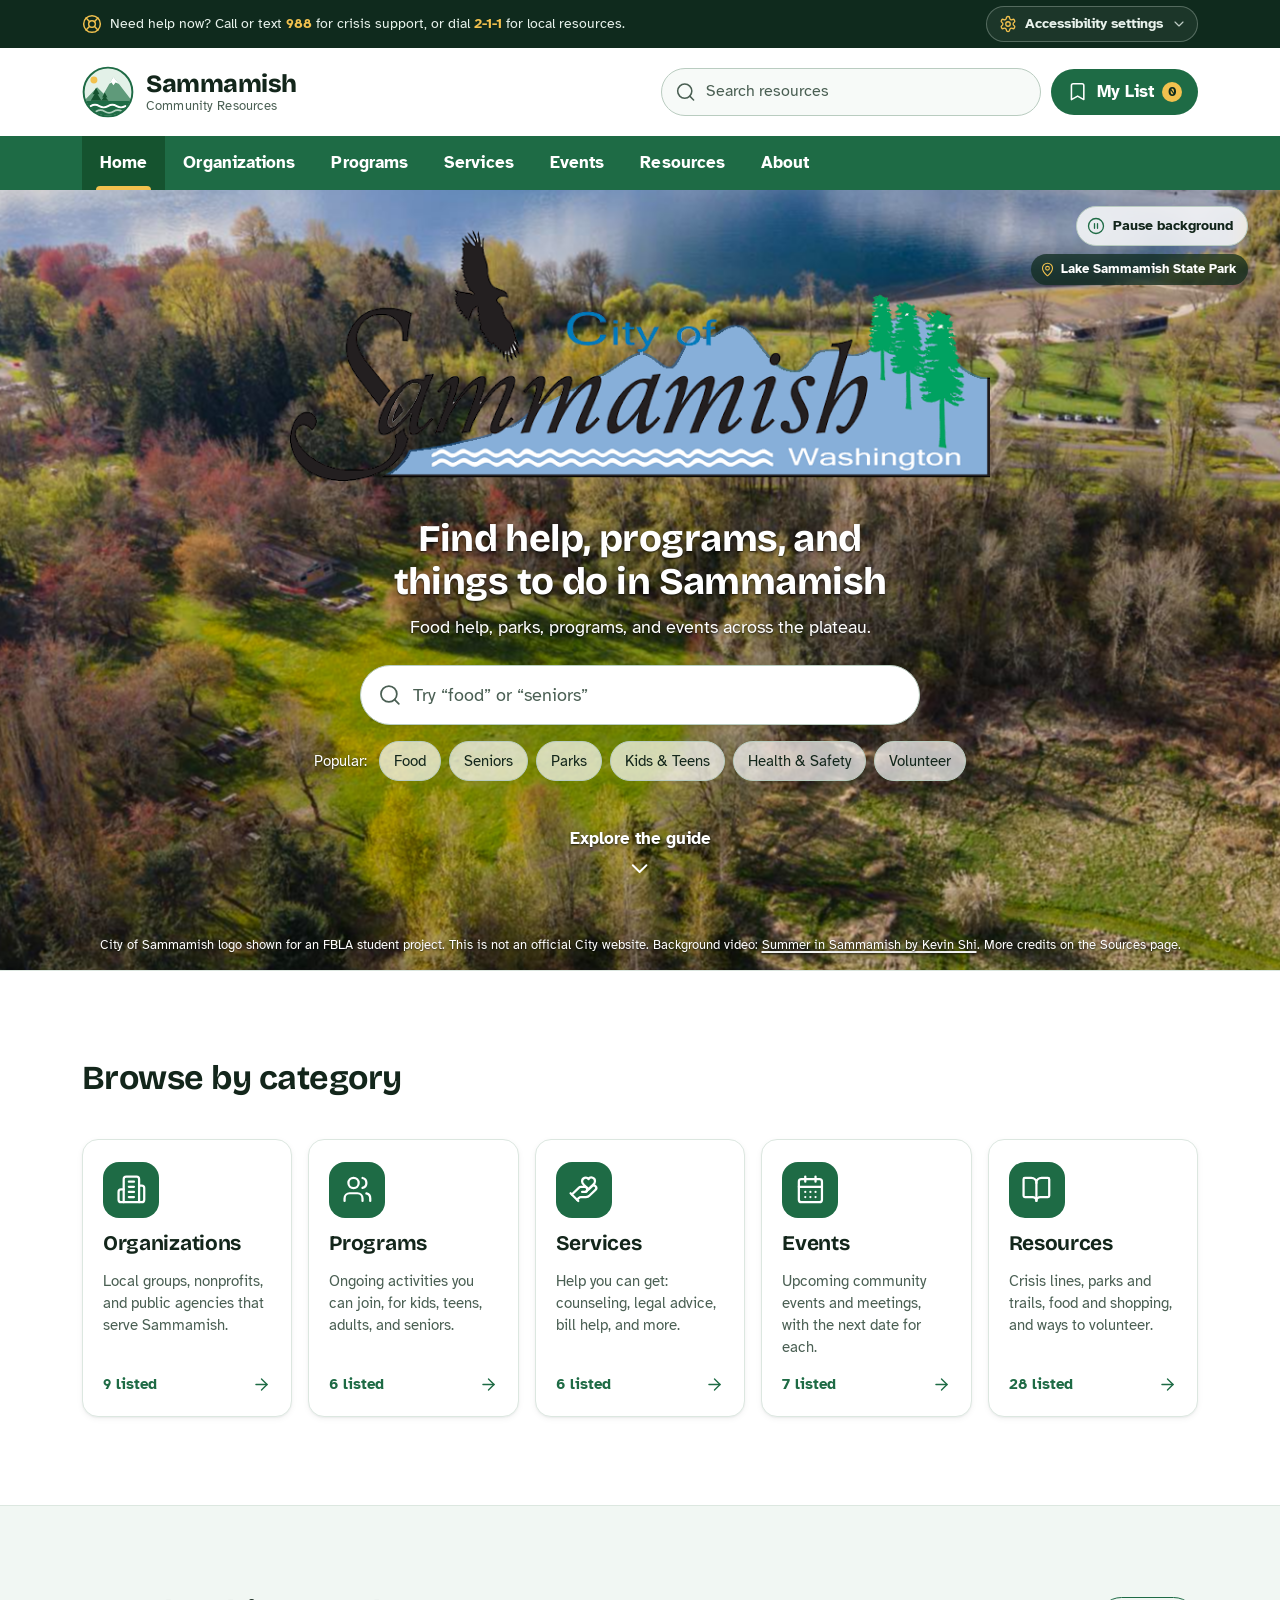
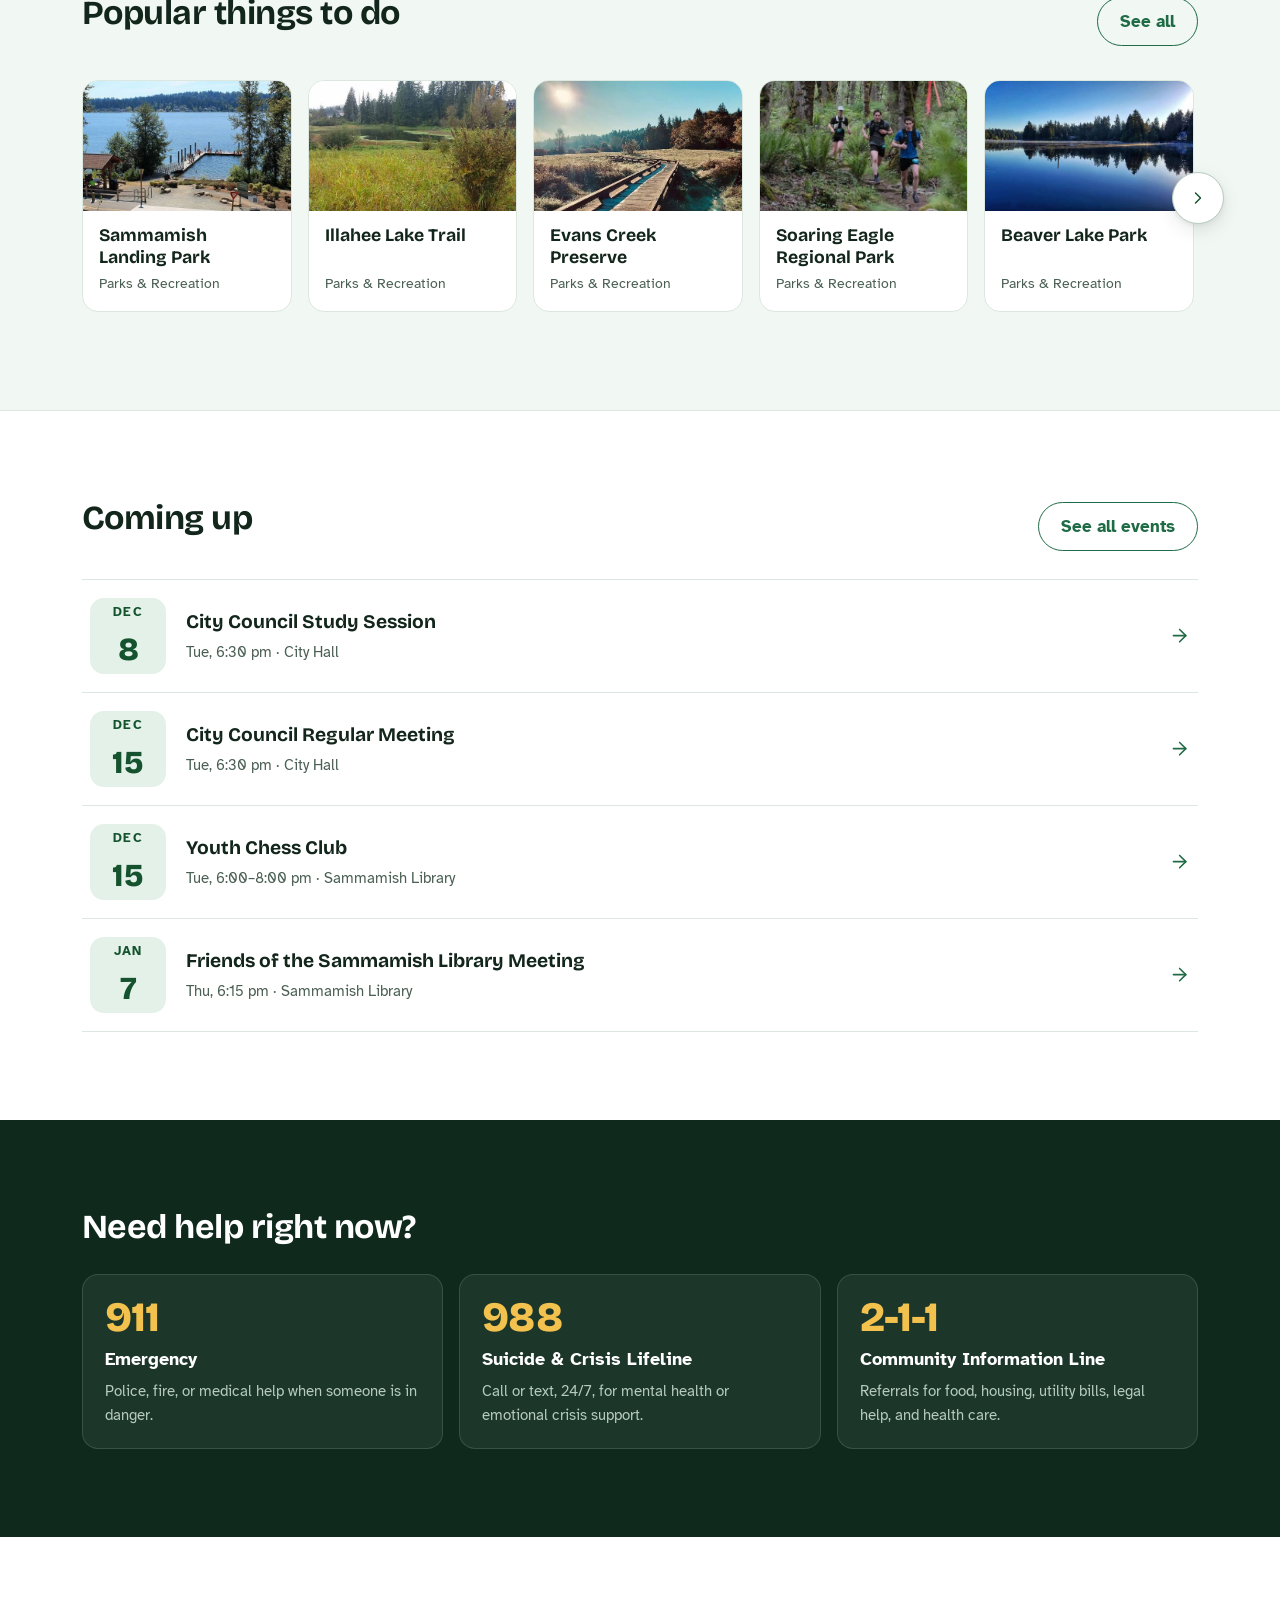
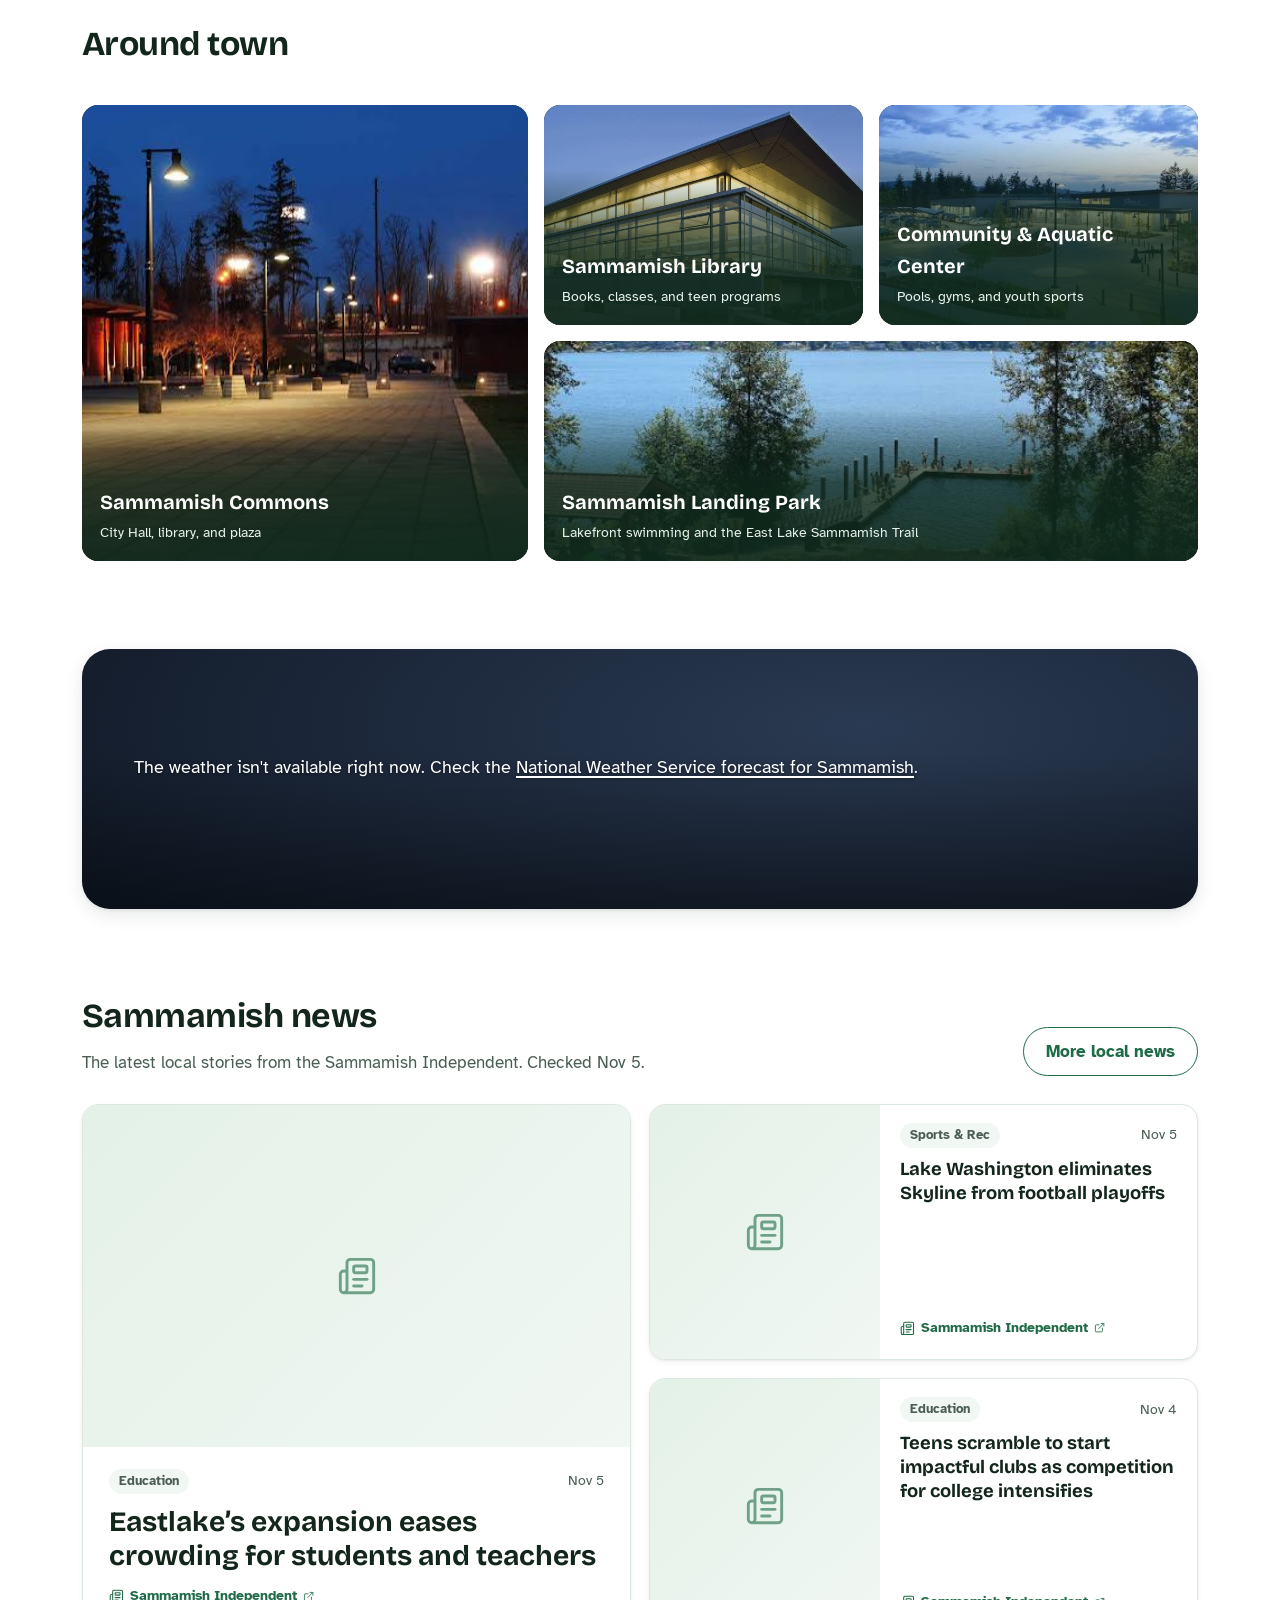
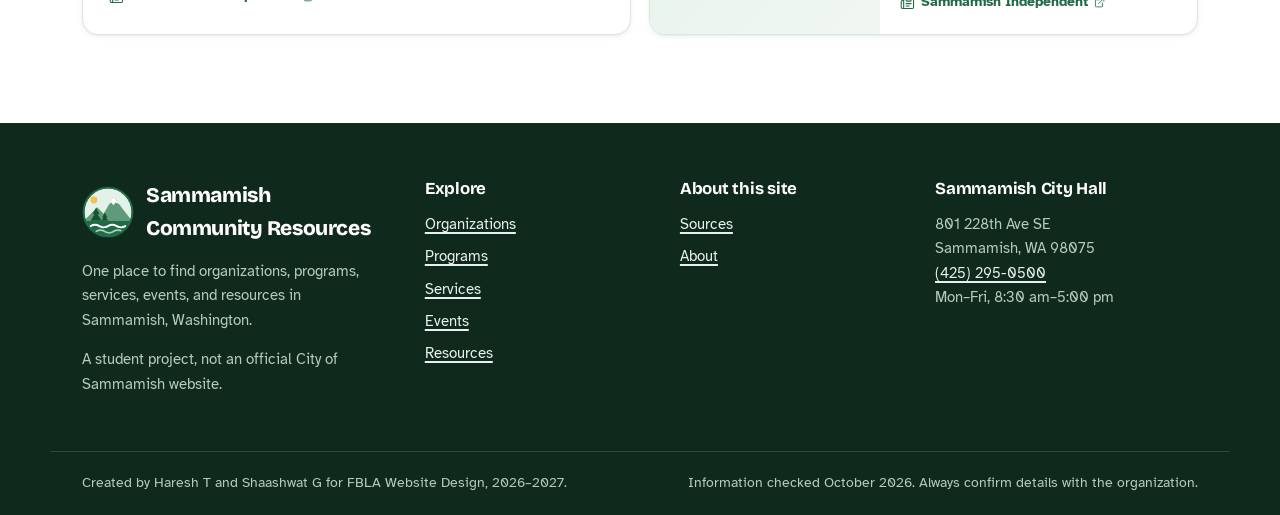
<file: index.html>
<!doctype html>
<html lang="en">
<head>
  <meta charset="utf-8">
  <meta name="viewport" content="width=device-width, initial-scale=1">
  <title>Sammamish Community Resources | Find help, programs, and events</title>
  <meta name="description" content="Find organizations, programs, services, events, and resources in Sammamish, Washington, all in one place.">
  <meta name="theme-color" content="#1e6b45">
  <link rel="icon" href="assets/favicon.svg" type="image/svg+xml">
  <link rel="stylesheet" href="css/styles.css">
</head>
<body data-page="home">
  <div id="site-header"></div>
  <script src="js/icons.js"></script>
  <script src="js/data.js"></script>
  <script src="js/app.js"></script>
  <main id="main" tabindex="-1">
    <section class="banner" aria-labelledby="banner-title">
      <div class="banner-scenes" aria-hidden="true">
        <img class="banner-bg is-active" src="assets/img/lake-sammamish-aerial.jpg" alt="" width="1600" height="1200" data-place="Lake Sammamish State Park" style="--motion: glide-right" fetchpriority="high">
        <img class="banner-bg" src="assets/img/scene-city-hall.jpg" alt="" width="1600" height="1071" data-place="Sammamish Commons and City Hall" style="--motion: push-in" decoding="async">
        <img class="banner-bg" src="assets/img/scene-pine-lake.jpg" alt="" width="1597" height="1600" data-place="Pine Lake" style="--motion: rise" decoding="async">
        <img class="banner-bg is-soft" src="assets/img/metropolitan-market.jpg" alt="" width="547" height="365" data-place="Metropolitan Market" style="--motion: glide-left" decoding="async">
        <img class="banner-bg" src="assets/img/scene-beaver-lake.jpg" alt="" width="1400" height="1050" data-place="Beaver Lake Park" style="--motion: pull-out" decoding="async">
        <img class="banner-bg" src="assets/img/scene-library.jpg" alt="" width="1400" height="1050" data-place="Sammamish Library" style="--motion: glide-right" decoding="async">
        <img class="banner-bg" src="assets/img/scene-seattle-view.jpg" alt="" width="1600" height="1001" data-place="Seattle and the Olympics, seen from Sammamish" style="--motion: push-in" decoding="async">
        <div class="banner-video" id="banner-video"></div>
      </div>
      <div class="wrap banner-inner">
        <img class="banner-logo" src="assets/img/sammamish-logo.png" alt="City of Sammamish, Washington logo" width="734" height="263">
        <h1 id="banner-title">Find help, programs, and things to do in Sammamish</h1>
        <p class="banner-lede">Food help, parks, programs, and events across the plateau.</p>
        <div id="hero-search"></div>
        <div class="popular">
          <span class="popular-label">Popular:</span>
          <button class="chip" type="button" data-popular="food">Food</button>
          <button class="chip" type="button" data-popular="seniors">Seniors</button>
          <button class="chip" type="button" data-popular="parks">Parks</button>
          <button class="chip" type="button" data-popular="teens">Kids &amp; Teens</button>
          <button class="chip" type="button" data-popular="health">Health &amp; Safety</button>
          <button class="chip" type="button" data-popular="volunteer">Volunteer</button>
        </div>
        <a class="scroll-cue" href="#browse"><span>Explore the guide</span><span data-icon="chevron-down"></span></a>
      </div>
      <p class="banner-note">City of Sammamish logo shown for an FBLA student project. This is not an official City website. Background video: <a href="https://www.youtube.com/watch?v=L6VZIEyO724" target="_blank" rel="noopener">Summer in Sammamish by Kevin Shi<span class="visually-hidden"> (opens YouTube in a new tab)</span></a>. More credits on the Sources page.</p>
      <div class="banner-controls">
        <button class="banner-motion" type="button" id="banner-motion"></button>
        <p class="banner-place" aria-hidden="true"><span data-icon="map-pin"></span><span id="banner-place-name">Lake Sammamish State Park</span></p>
      </div>
    </section>

    <section class="section" id="browse" aria-labelledby="browse-title">
      <div class="wrap">
        <div class="section-head">
          <div>
            <h2 id="browse-title">Browse by category</h2>
          </div>
        </div>
        <ul class="quick-links" id="quick-links"></ul>
      </div>
    </section>

    <section class="section todo-section" aria-labelledby="todo-title">
      <div class="wrap">
        <div class="section-head">
          <h2 id="todo-title">Popular things to do</h2>
          <a class="btn btn-ghost" href="resources.html">See all</a>
        </div>
        <div class="carousel" role="region" aria-roledescription="carousel" aria-labelledby="todo-title">
          <button class="carousel-btn prev" type="button" data-dir="-1" aria-label="Show previous things to do" aria-controls="popular-todo"><span data-icon="chevron-left"></span></button>
          <ul class="todo-track" id="popular-todo" tabindex="0" aria-label="Popular things to do, scrollable list"></ul>
          <button class="carousel-btn next" type="button" data-dir="1" aria-label="Show more things to do" aria-controls="popular-todo"><span data-icon="chevron-right"></span></button>
        </div>
      </div>
    </section>

    <section class="section" aria-labelledby="upcoming-title">
      <div class="wrap">
        <div class="section-head">
          <div>
            <h2 id="upcoming-title">Coming up</h2>
          </div>
          <a class="btn btn-ghost" href="events.html">See all events</a>
        </div>
        <ul class="upcoming" id="upcoming"></ul>
      </div>
    </section>

    <section class="section help-band" aria-labelledby="help-title">
      <div class="wrap">
        <h2 id="help-title">Need help right now?</h2>
        <div class="help-grid">
          <a class="help-card" href="tel:911"><span class="help-number">911</span><strong>Emergency</strong><span>Police, fire, or medical help when someone is in danger.</span></a>
          <a class="help-card" href="tel:988"><span class="help-number">988</span><strong>Suicide &amp; Crisis Lifeline</strong><span>Call or text, 24/7, for mental health or emotional crisis support.</span></a>
          <a class="help-card" href="tel:211"><span class="help-number">2-1-1</span><strong>Community Information Line</strong><span>Referrals for food, housing, utility bills, legal help, and health care.</span></a>
        </div>
      </div>
    </section>

    <section class="section" aria-labelledby="places-title">
      <div class="wrap">
        <div class="section-head">
          <div>
            <h2 id="places-title">Around town</h2>
          </div>
        </div>
        <ul class="places">
          <li><a class="place" href="resources.html#sammamish-commons"><img src="assets/img/commons-plaza-night.jpg" alt="Sammamish Commons plaza at night, lit by tall street lamps" loading="lazy" width="738" height="414"><span class="place-label"><strong>Sammamish Commons</strong><span>City Hall, library, and plaza</span></span></a></li>
          <li><a class="place" href="organizations.html#sammamish-library"><img src="assets/img/sammamish-library.jpg" alt="Sammamish Library glowing at dusk" loading="lazy" width="758" height="404"><span class="place-label"><strong>Sammamish Library</strong><span>Books, classes, and teen programs</span></span></a></li>
          <li><a class="place" href="organizations.html#sammamish-ymca"><img src="assets/img/community-center-dusk.jpg" alt="Sammamish Community and Aquatic Center at dusk" loading="lazy" width="738" height="318"><span class="place-label"><strong>Community &amp; Aquatic Center</strong><span>Pools, gyms, and youth sports</span></span></a></li>
          <li class="wide"><a class="place" href="resources.html#sammamish-landing"><img src="assets/img/sammamish-landing.jpg" alt="Swim dock at Sammamish Landing Park" loading="lazy" width="584" height="342"><span class="place-label"><strong>Sammamish Landing Park</strong><span>Lakefront swimming and the East Lake Sammamish Trail</span></span></a></li>
        </ul>
      </div>
    </section>

    <section class="section weather-section" aria-labelledby="weather-title">
      <div class="wrap">
        <h2 class="visually-hidden" id="weather-title">Weather in Sammamish right now</h2>
        <div class="weather" id="weather" data-sky="loading">
          <div class="weather-sky" aria-hidden="true"></div>
          <div class="weather-body" id="weather-body" aria-live="polite">
            <p class="weather-loading">Loading the weather in Sammamish…</p>
          </div>
        </div>
      </div>
    </section>

    <section class="section news-section" aria-labelledby="news-title">
      <div class="wrap">
        <div class="section-head">
          <div>
            <h2 id="news-title">Sammamish news</h2>
            <p id="news-updated">The latest local stories, updated every few hours.</p>
          </div>
          <a class="btn btn-ghost" href="https://sammamishindependent.com/" target="_blank" rel="noopener">More local news<span class="visually-hidden"> at the Sammamish Independent (opens in a new tab)</span></a>
        </div>
        <ul class="news" id="news"></ul>
      </div>
    </section>
  </main>
  <div id="site-footer"></div>
</body>
</html>
</file>
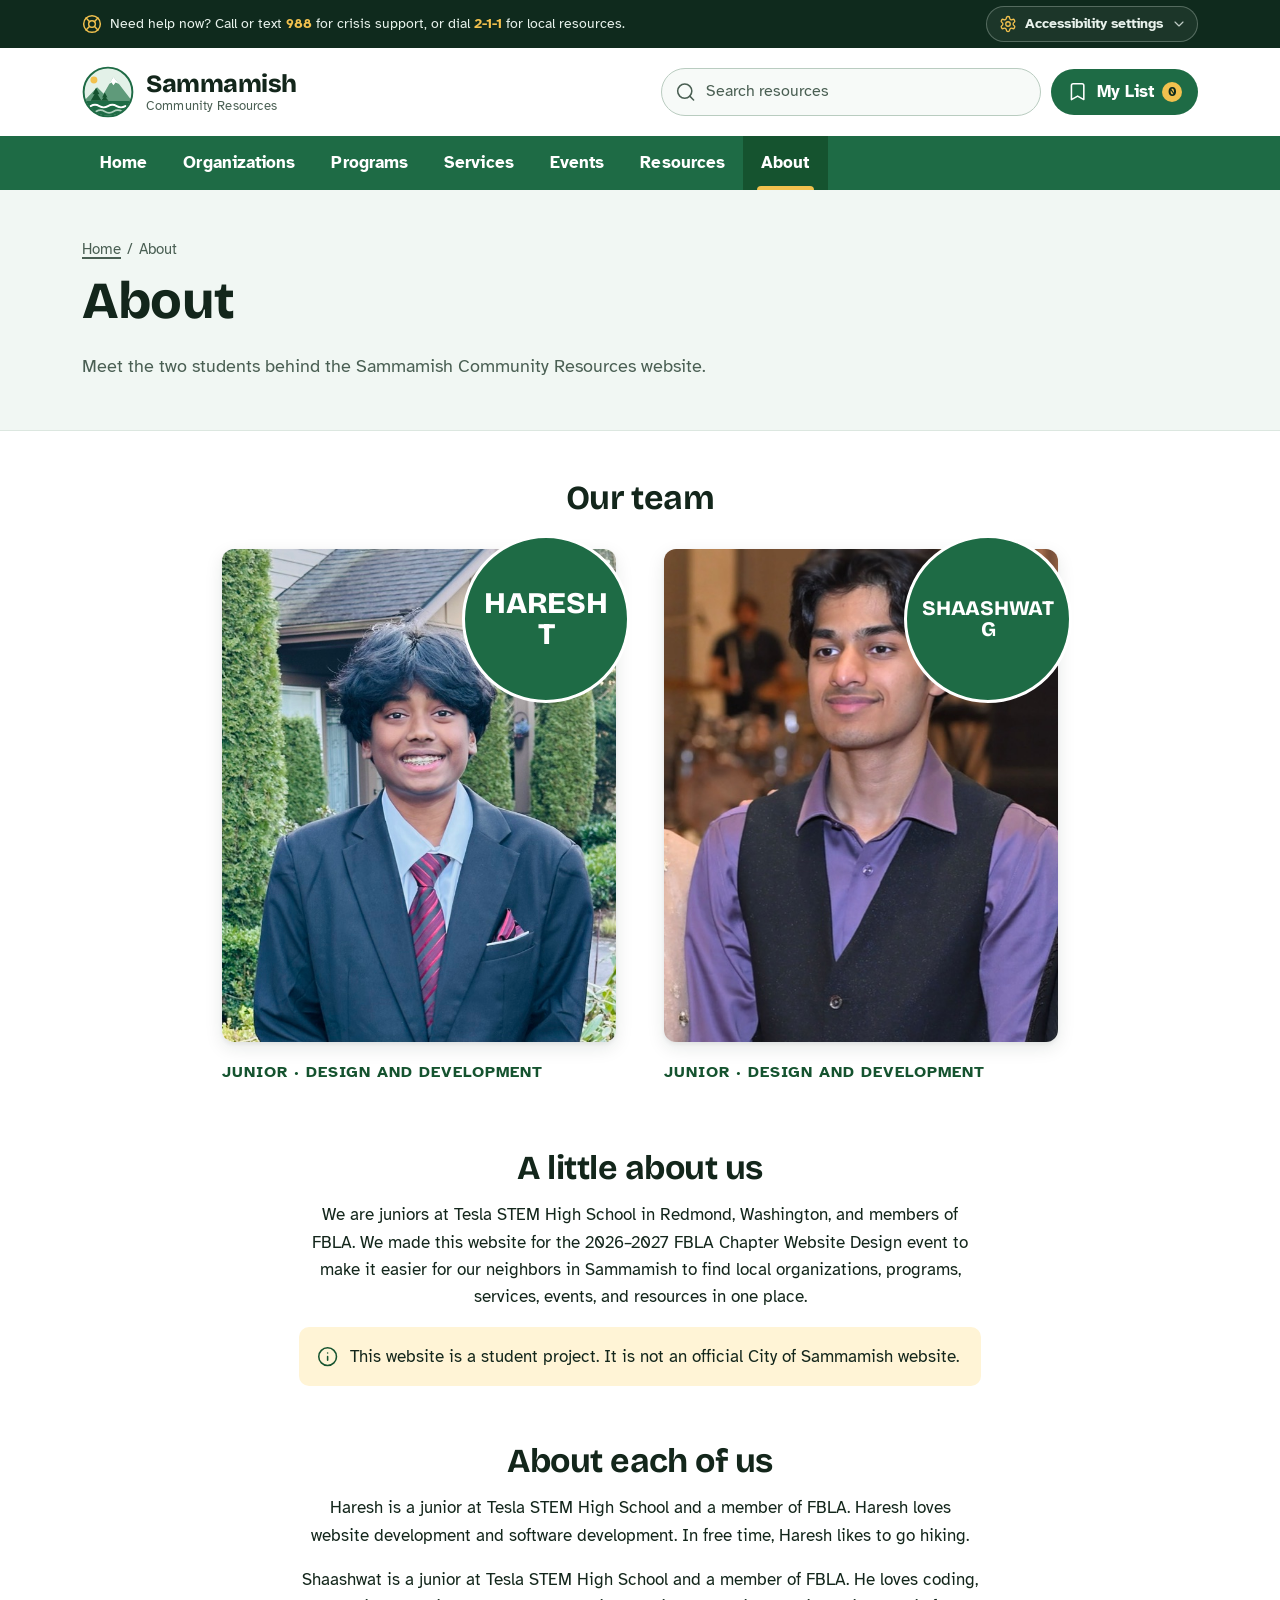
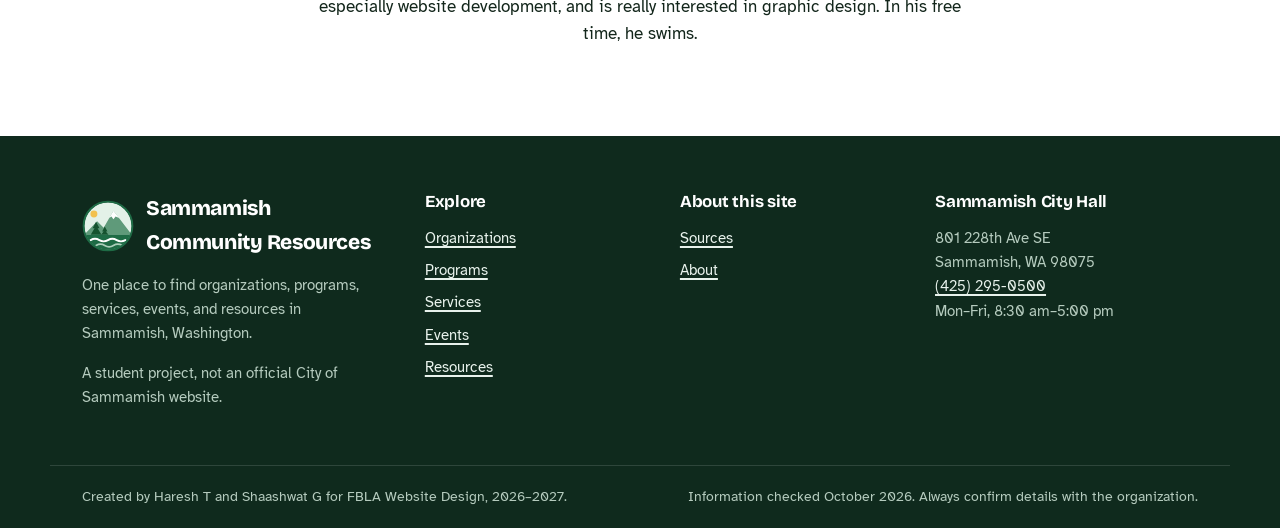
<file: about.html>
<!doctype html>
<html lang="en">
<head>
  <meta charset="utf-8">
  <meta name="viewport" content="width=device-width, initial-scale=1">
  <title>About | Sammamish Community Resources</title>
  <meta name="description" content="Meet the two students behind the Sammamish Community Resources website.">
  <meta name="theme-color" content="#1e6b45">
  <link rel="icon" href="assets/favicon.svg" type="image/svg+xml">
  <link rel="stylesheet" href="css/styles.css">
</head>
<body data-page="about">
  <div id="site-header"></div>
  <script src="js/icons.js"></script>
  <script src="js/data.js"></script>
  <script src="js/app.js"></script>
  <main id="main" tabindex="-1">
    <div class="page-head">
      <div class="wrap">
        <div>
          <nav class="breadcrumb" aria-label="Breadcrumb"><a href="index.html">Home</a><span aria-hidden="true">/</span><span aria-current="page">About</span></nav>
          <h1>About</h1>
          <p class="page-lede">Meet the two students behind the Sammamish Community Resources website.</p>
        </div>
      </div>
    </div>
    <div class="wrap about-wrap">
      <section aria-labelledby="h-team">
        <h2 id="h-team">Our team</h2>
        <ul class="team-cards">
          <li>
            <div class="team-photo">
              <img src="assets/img/haresh.jpg" alt="Haresh T" width="400" height="500" loading="lazy">
              <span class="team-badge"><span style="--fit:18.5">Haresh<br>T</span></span>
            </div>
            <p class="team-role">Junior · Design and development</p>
          </li>
          <li>
            <div class="team-photo">
              <img src="assets/img/shaashwat.jpg" alt="Shaashwat G" width="400" height="500" loading="lazy">
              <span class="team-badge"><span style="--fit:12.8">Shaashwat<br>G</span></span>
            </div>
            <p class="team-role">Junior · Design and development</p>
          </li>
        </ul>
      </section>
      <section aria-labelledby="h-about-us">
        <h2 id="h-about-us">A little about us</h2>
        <p>We are juniors at Tesla STEM High School in Redmond, Washington, and members of FBLA. We made this website for the 2026–2027 FBLA Chapter Website Design event to make it easier for our neighbors in Sammamish to find local organizations, programs, services, events, and resources in one place.</p>
        <p class="note"><span data-icon="info"></span><span>This website is a student project. It is not an official City of Sammamish website.</span></p>
      </section>
      <section aria-labelledby="h-each">
        <h2 id="h-each">About each of us</h2>
        <p>Haresh is a junior at Tesla STEM High School and a member of FBLA. Haresh loves website development and software development. In free time, Haresh likes to go hiking.</p>
        <p>Shaashwat is a junior at Tesla STEM High School and a member of FBLA. He loves coding, especially website development, and is really interested in graphic design. In his free time, he swims.</p>
      </section>
    </div>
  </main>
  <div id="site-footer"></div>
</body>
</html>
</file>
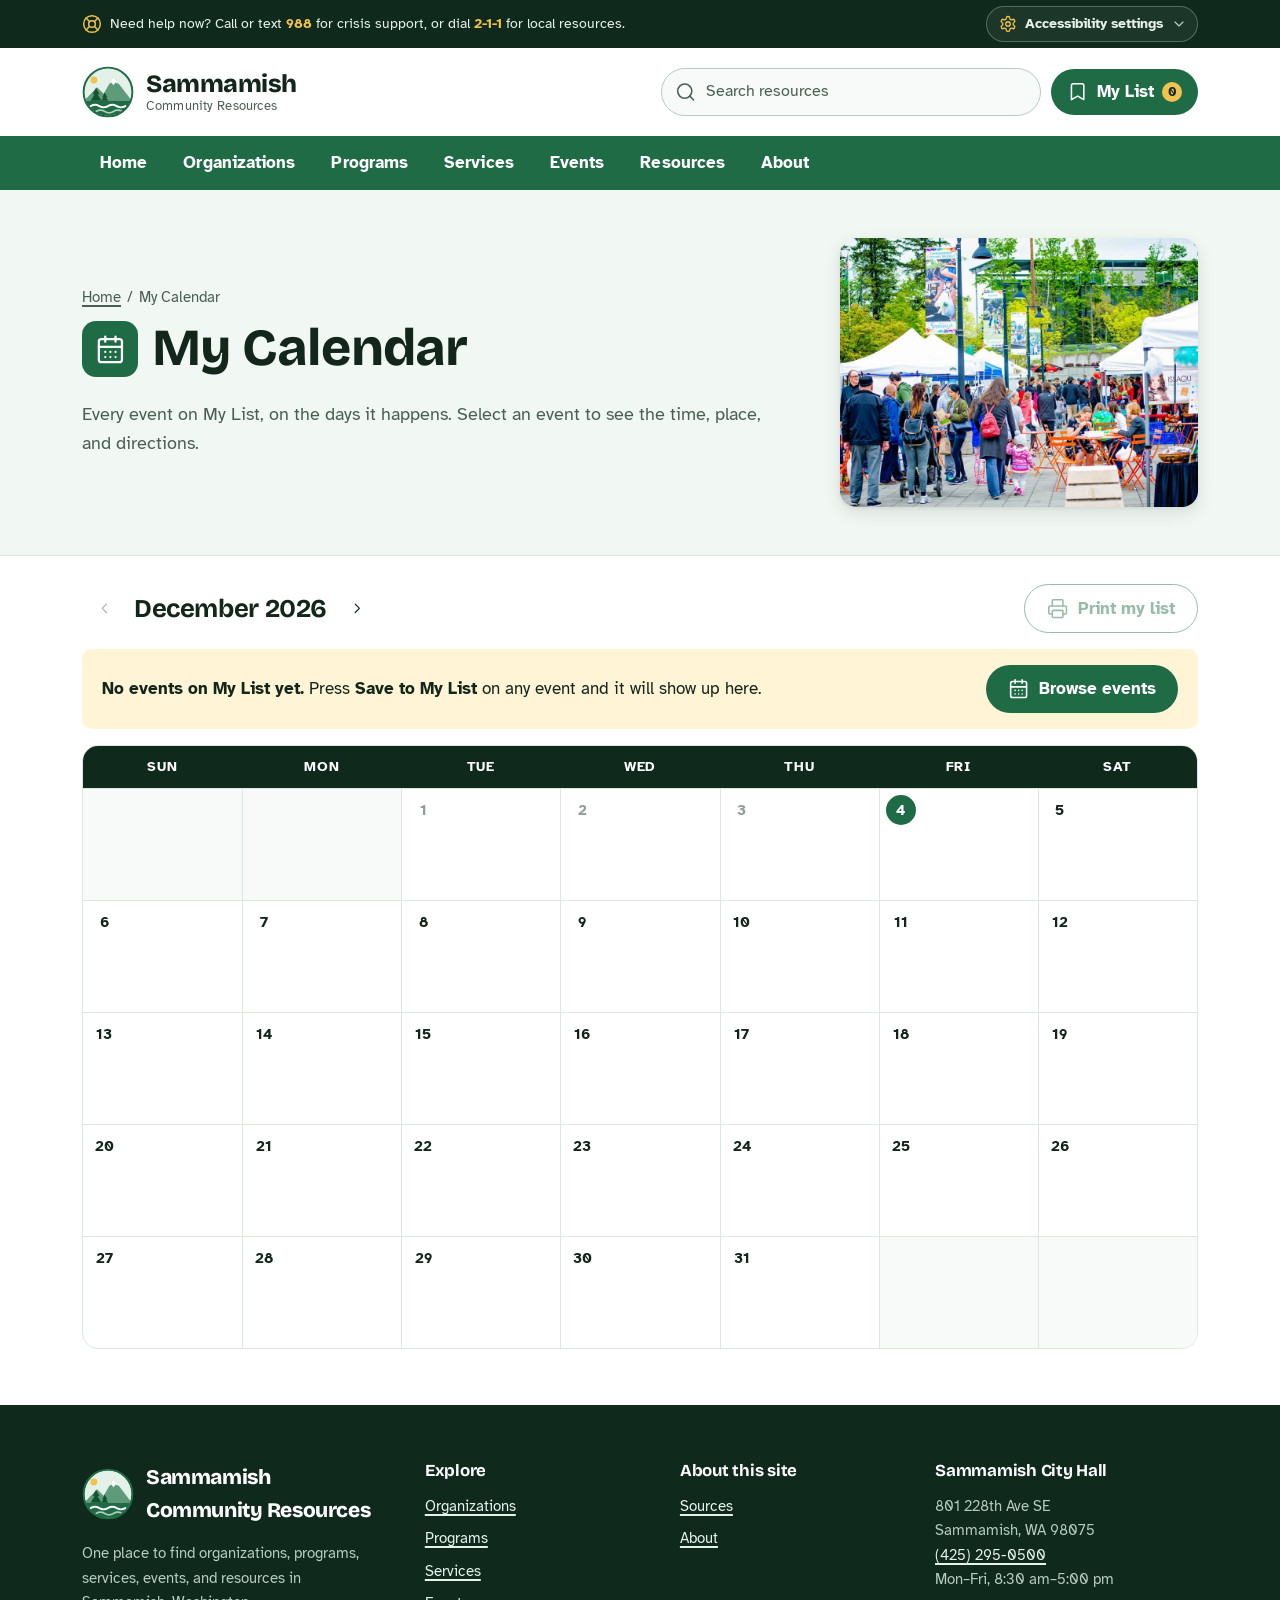
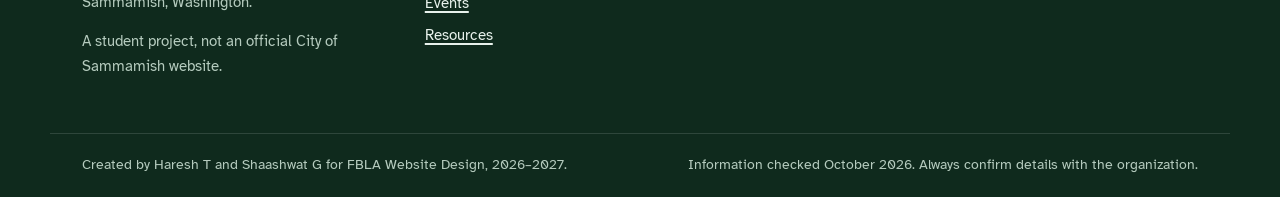
<file: my-calendar.html>
<!doctype html>
<html lang="en">
<head>
  <meta charset="utf-8">
  <meta name="viewport" content="width=device-width, initial-scale=1">
  <title>My Calendar | Sammamish Community Resources</title>
  <meta name="description" content="A calendar of the events you saved to My List, with times, places, and directions.">
  <meta name="theme-color" content="#1e6b45">
  <link rel="icon" href="assets/favicon.svg" type="image/svg+xml">
  <link rel="stylesheet" href="css/styles.css">
</head>
<body data-page="calendar">
  <div id="site-header"></div>
  <script src="js/icons.js"></script>
  <script src="js/data.js"></script>
  <script src="js/app.js"></script>
  <main id="main" tabindex="-1">
    <div class="page-head">
      <div class="wrap">
        <div>
          <nav class="breadcrumb" aria-label="Breadcrumb"><a href="index.html">Home</a><span aria-hidden="true">/</span><span aria-current="page">My Calendar</span></nav>
          <h1><span class="icon-badge" data-icon="calendar-days"></span>My Calendar</h1>
          <p class="page-lede">Every event on My List, on the days it happens. Select an event to see the time, place, and directions.</p>
        </div>
        <img class="page-head-photo" src="assets/img/farmers-market.jpg" alt="Crowds walking between white vendor tents at the Sammamish Farmers Market" width="360" height="270">
      </div>
    </div>
    <div class="wrap" id="calendar"></div>
  </main>
  <div id="site-footer"></div>
</body>
</html>
</file>
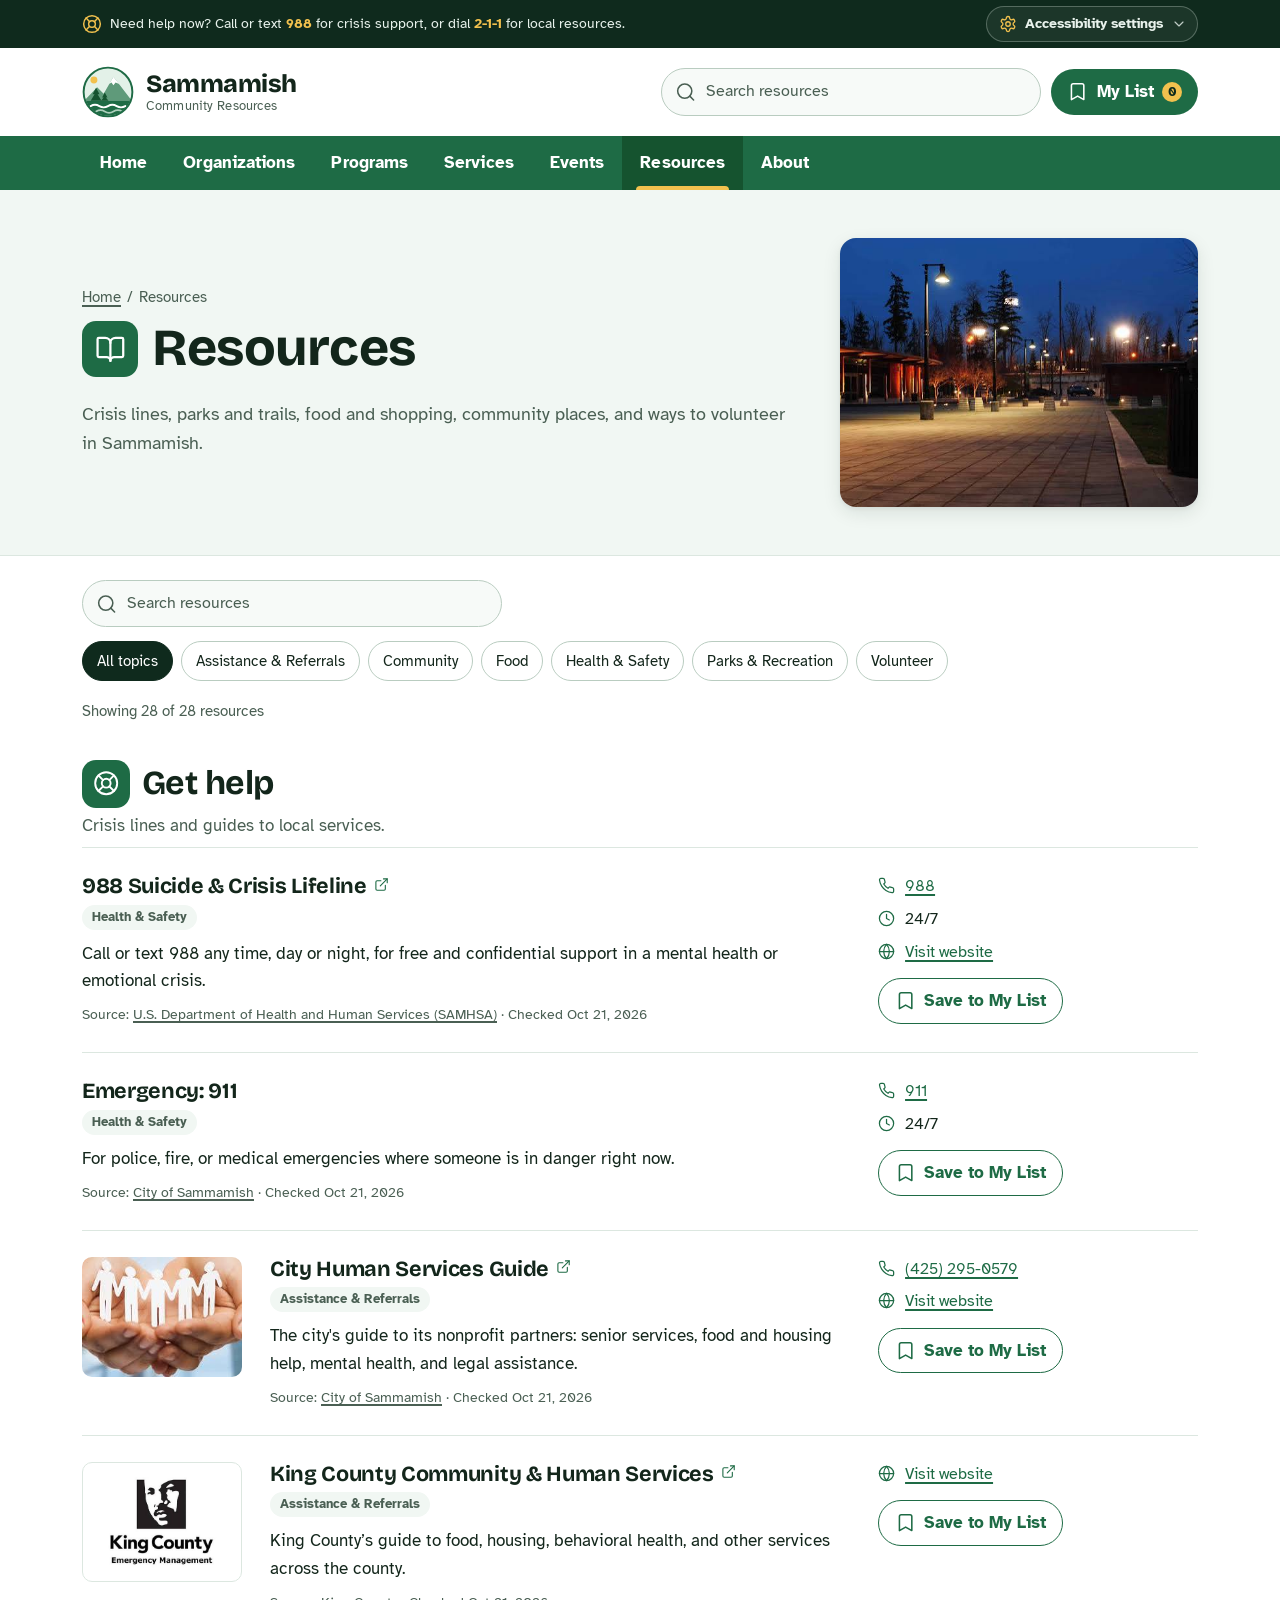
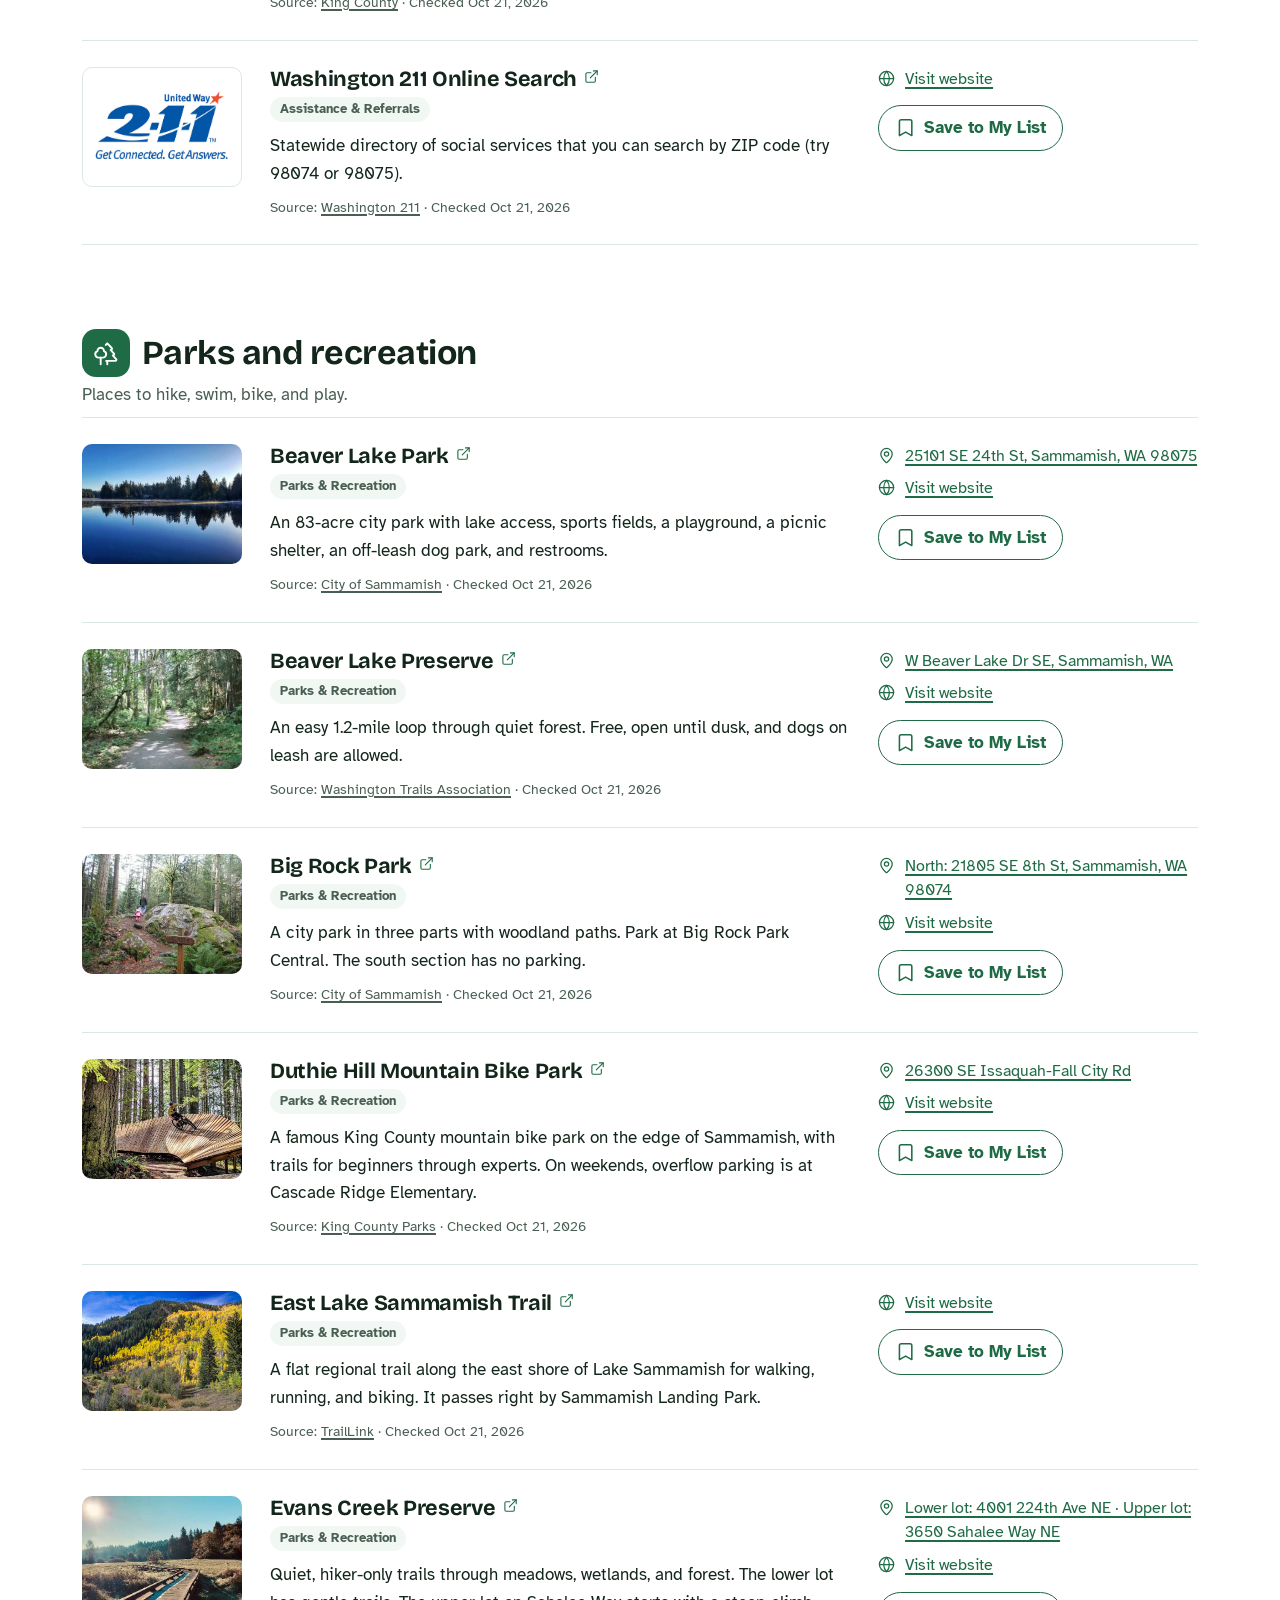
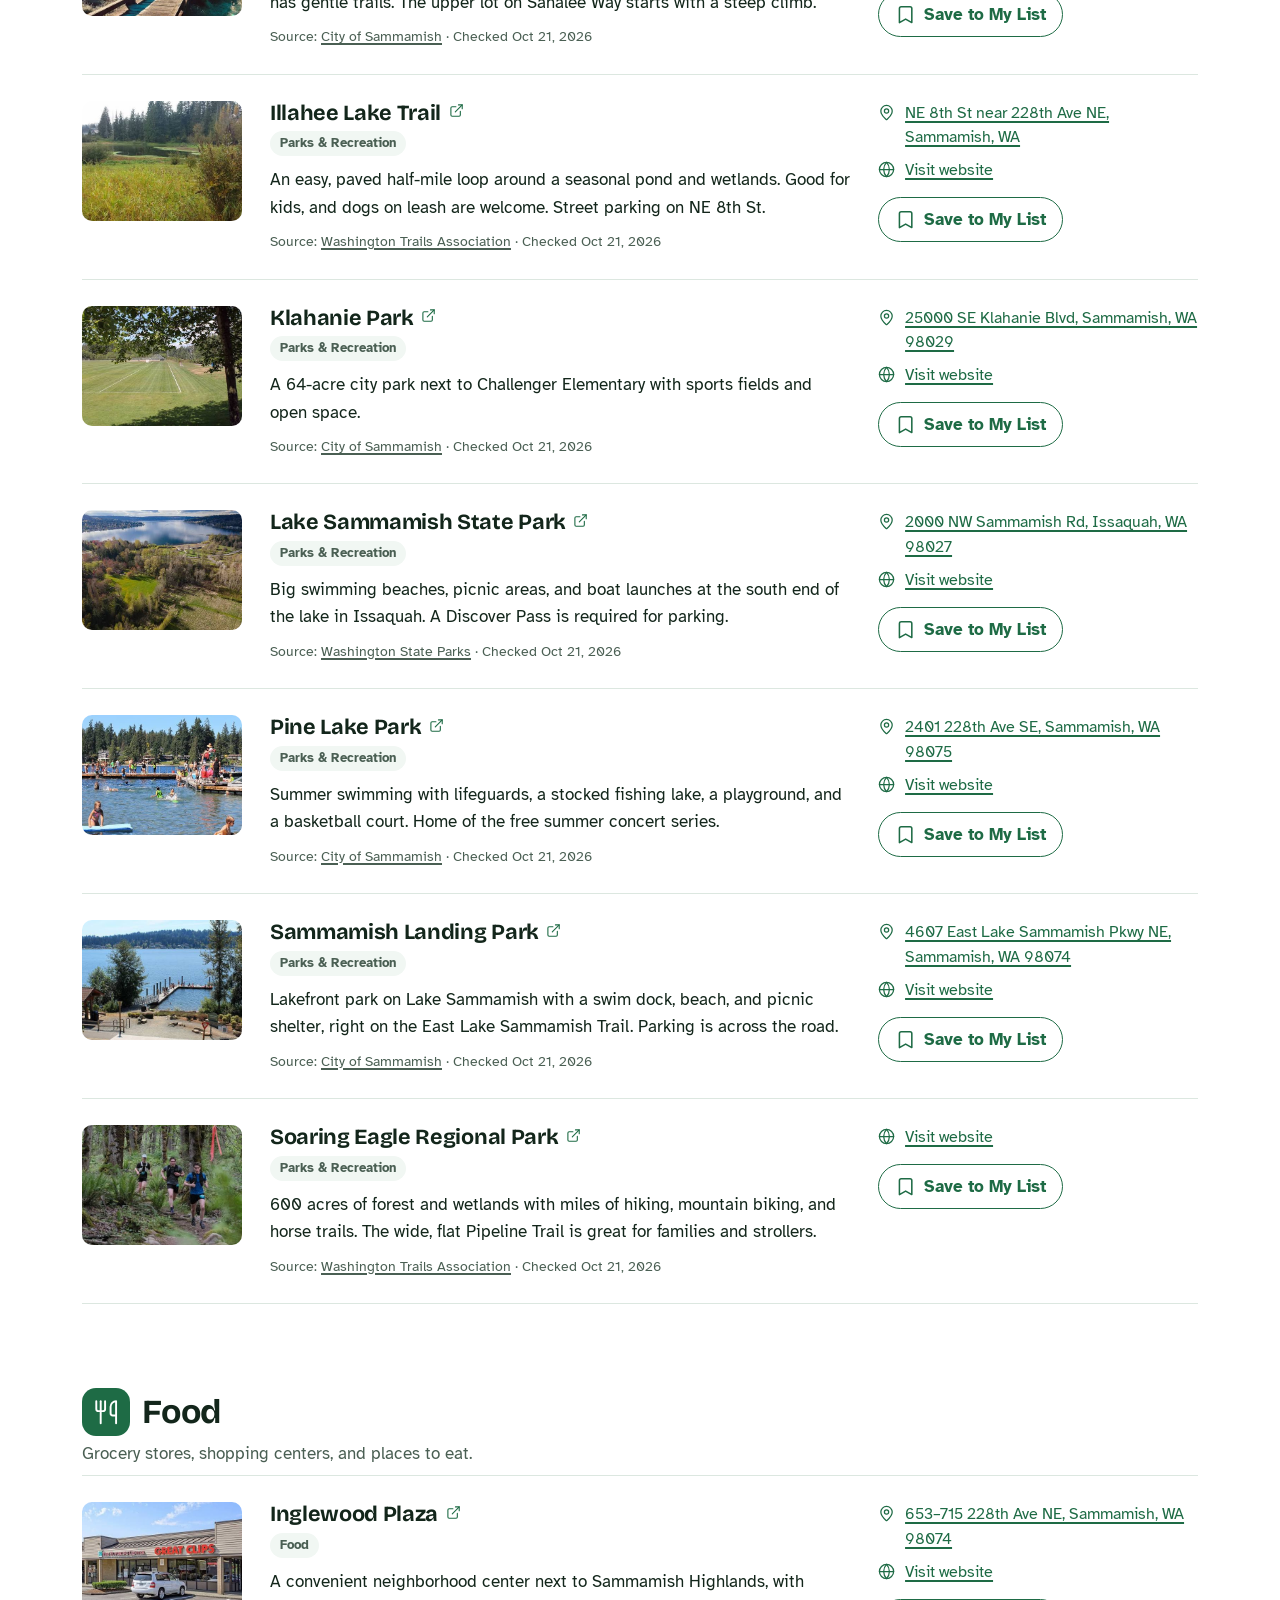
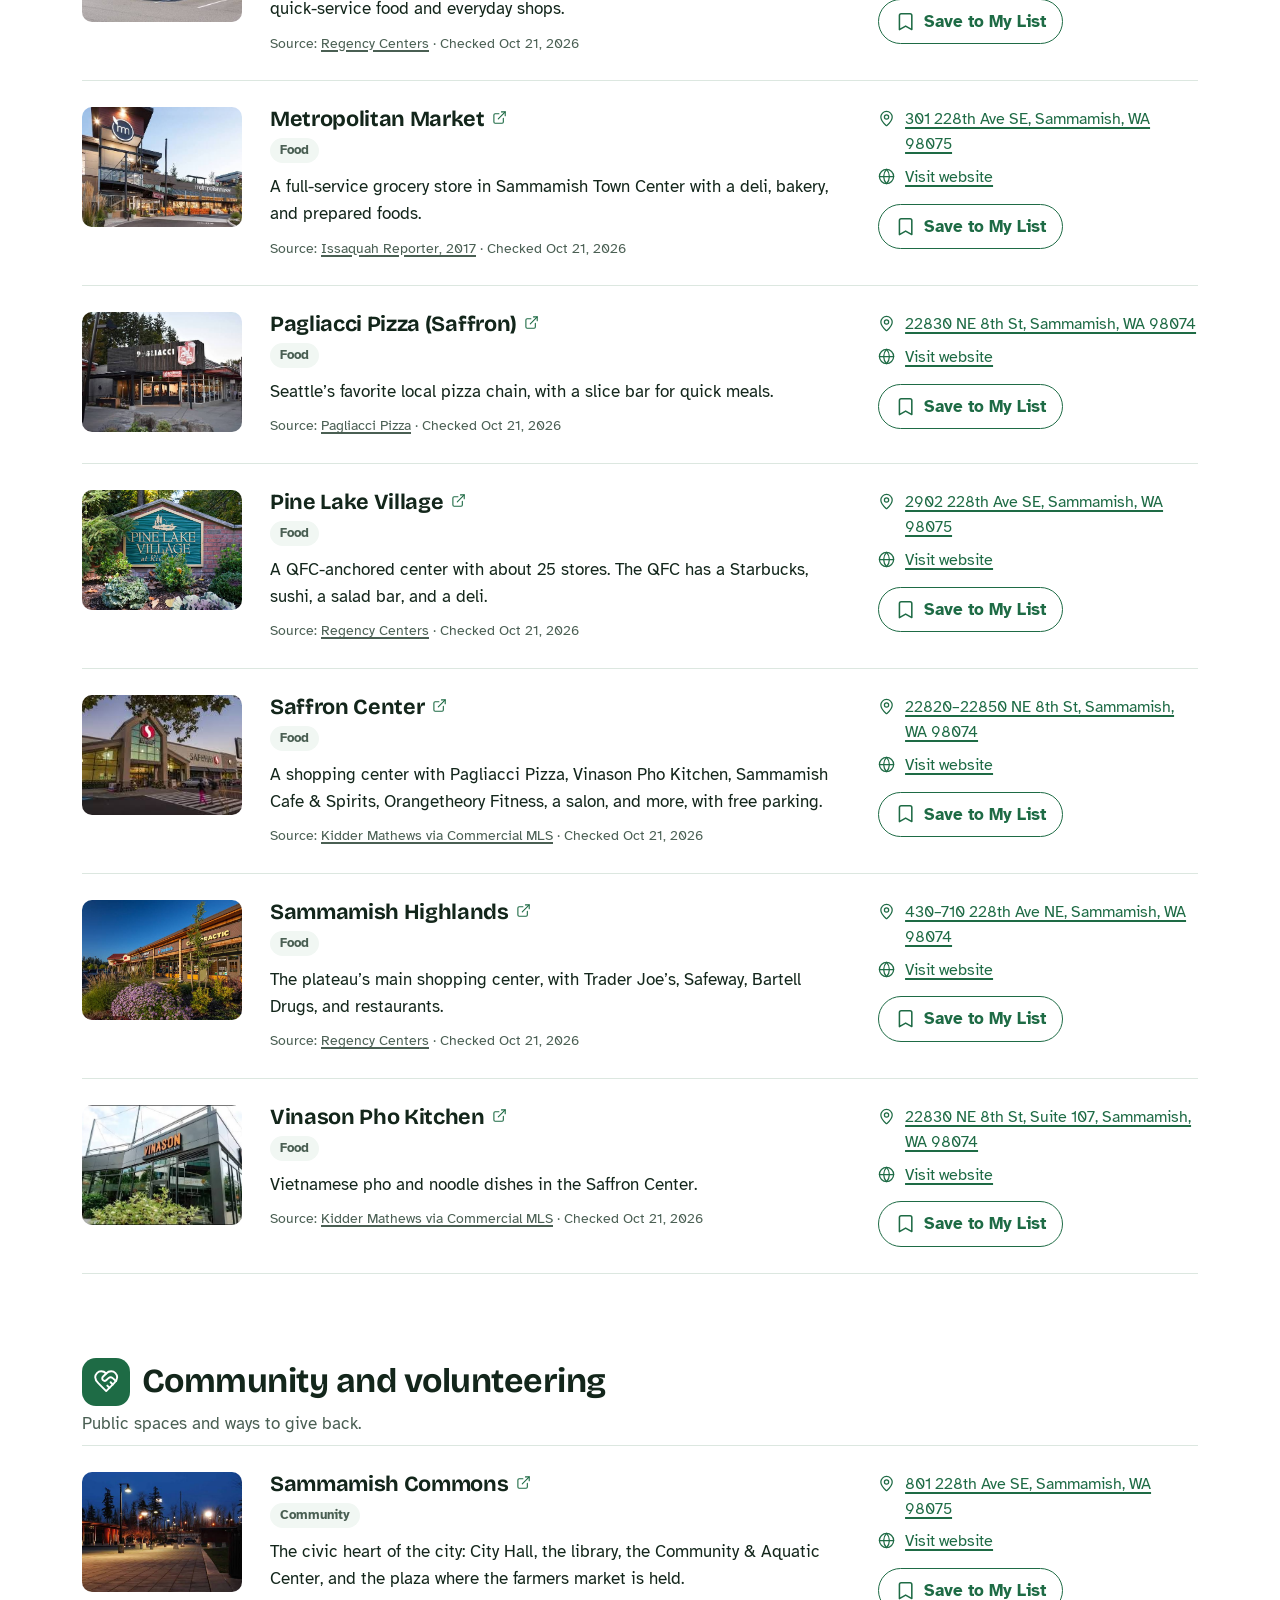
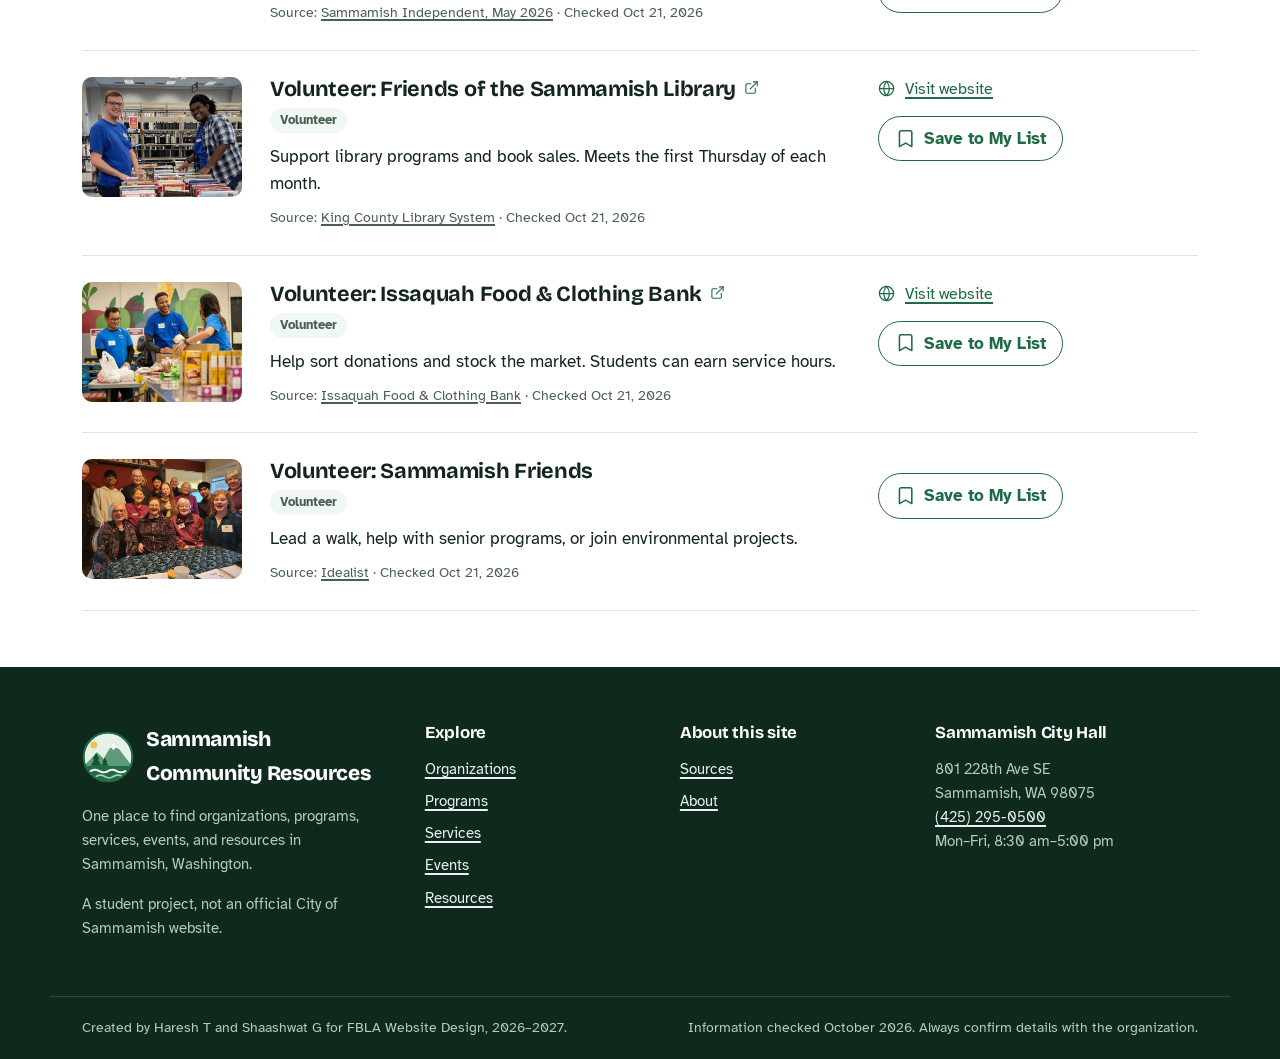
<file: resources.html>
<!doctype html>
<html lang="en">
<head>
  <meta charset="utf-8">
  <meta name="viewport" content="width=device-width, initial-scale=1">
  <title>Resources | Sammamish Community Resources</title>
  <meta name="description" content="Crisis lines, parks and trails, food and shopping, community places, and ways to volunteer in Sammamish.">
  <meta name="theme-color" content="#1e6b45">
  <link rel="icon" href="assets/favicon.svg" type="image/svg+xml">
  <link rel="stylesheet" href="css/styles.css">
</head>
<body data-page="resource">
  <div id="site-header"></div>
  <script src="js/icons.js"></script>
  <script src="js/data.js"></script>
  <script src="js/app.js"></script>
  <main id="main" tabindex="-1">
    <div class="page-head">
      <div class="wrap">
        <div>
          <nav class="breadcrumb" aria-label="Breadcrumb"><a href="index.html">Home</a><span aria-hidden="true">/</span><span aria-current="page">Resources</span></nav>
          <h1><span class="icon-badge" data-icon="book-open"></span>Resources</h1>
          <p class="page-lede">Crisis lines, parks and trails, food and shopping, community places, and ways to volunteer in Sammamish.</p>
        </div>
        <img class="page-head-photo" src="assets/img/commons-plaza-night.jpg" alt="Sammamish Commons plaza at night" width="360" height="270">
      </div>
    </div>
    <div class="wrap" id="listing"></div>
  </main>
  <div id="site-footer"></div>
</body>
</html>
</file>
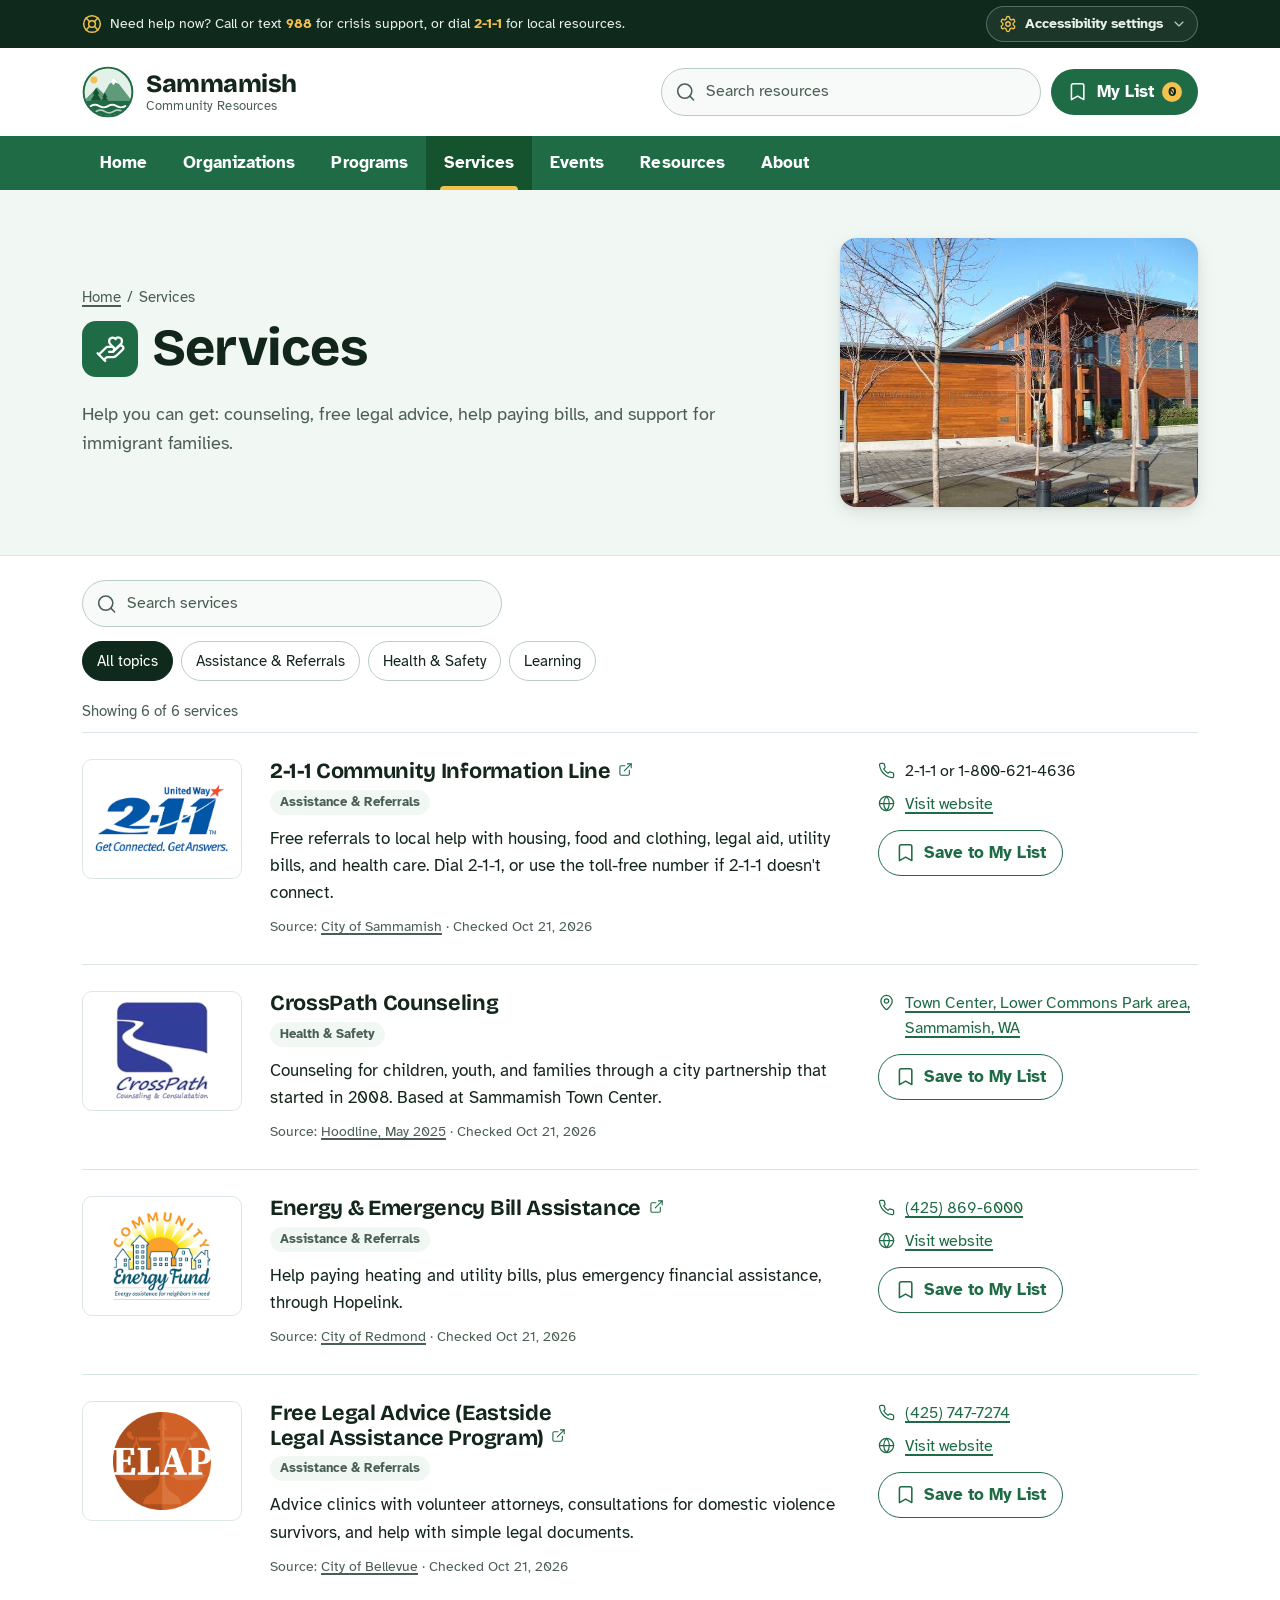
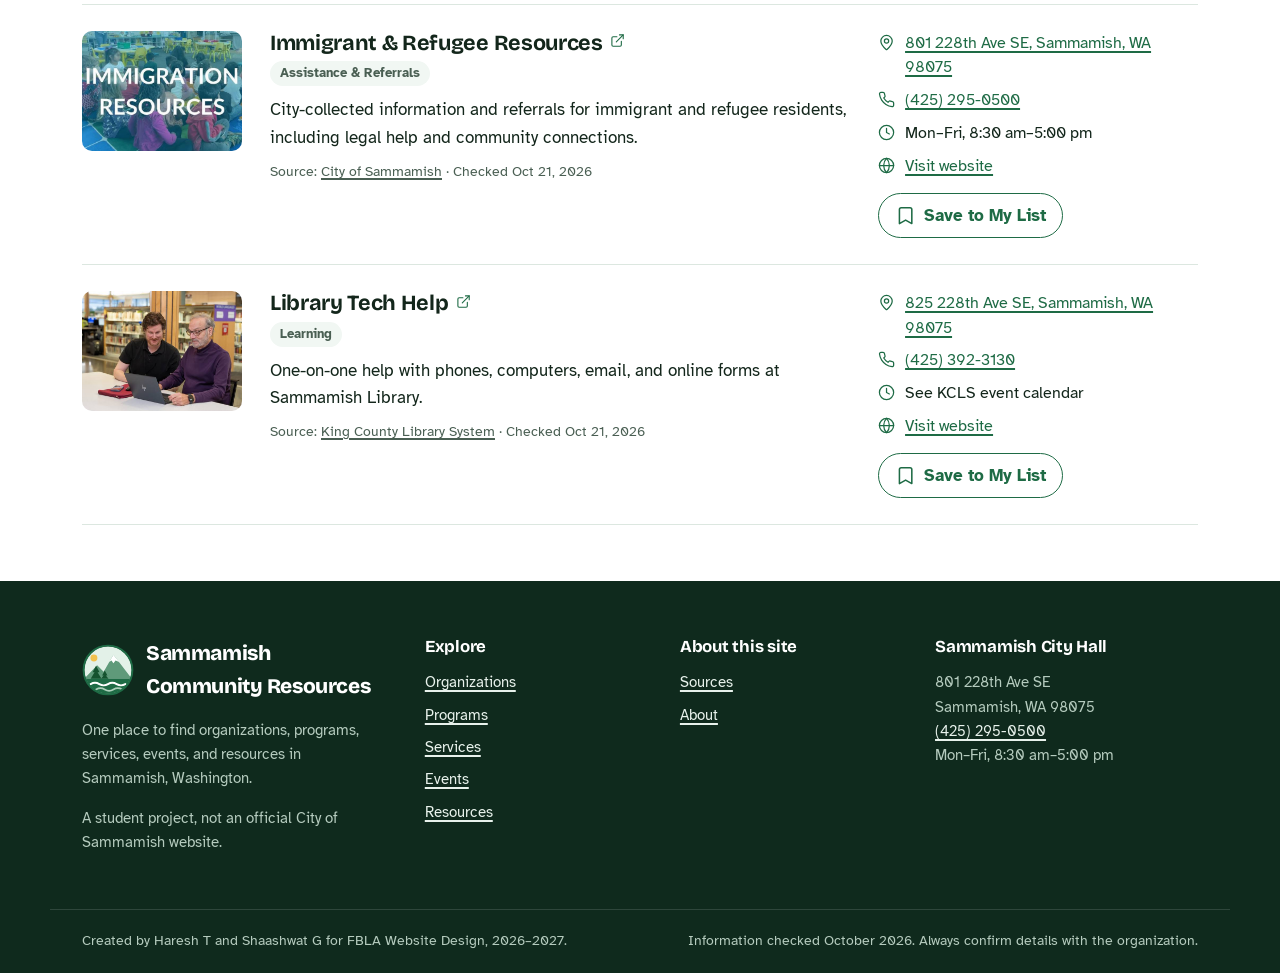
<file: services.html>
<!doctype html>
<html lang="en">
<head>
  <meta charset="utf-8">
  <meta name="viewport" content="width=device-width, initial-scale=1">
  <title>Services | Sammamish Community Resources</title>
  <meta name="description" content="Help you can get: counseling, free legal advice, help paying bills, and support for immigrant families.">
  <meta name="theme-color" content="#1e6b45">
  <link rel="icon" href="assets/favicon.svg" type="image/svg+xml">
  <link rel="stylesheet" href="css/styles.css">
</head>
<body data-page="service">
  <div id="site-header"></div>
  <script src="js/icons.js"></script>
  <script src="js/data.js"></script>
  <script src="js/app.js"></script>
  <main id="main" tabindex="-1">
    <div class="page-head">
      <div class="wrap">
        <div>
          <nav class="breadcrumb" aria-label="Breadcrumb"><a href="index.html">Home</a><span aria-hidden="true">/</span><span aria-current="page">Services</span></nav>
          <h1><span class="icon-badge" data-icon="hand-heart"></span>Services</h1>
          <p class="page-lede">Help you can get: counseling, free legal advice, help paying bills, and support for immigrant families.</p>
        </div>
        <img class="page-head-photo" src="assets/img/sammamish-commons-winter.jpg" alt="Sammamish Commons in winter" width="360" height="270">
      </div>
    </div>
    <div class="wrap" id="listing"></div>
  </main>
  <div id="site-footer"></div>
</body>
</html>
</file>
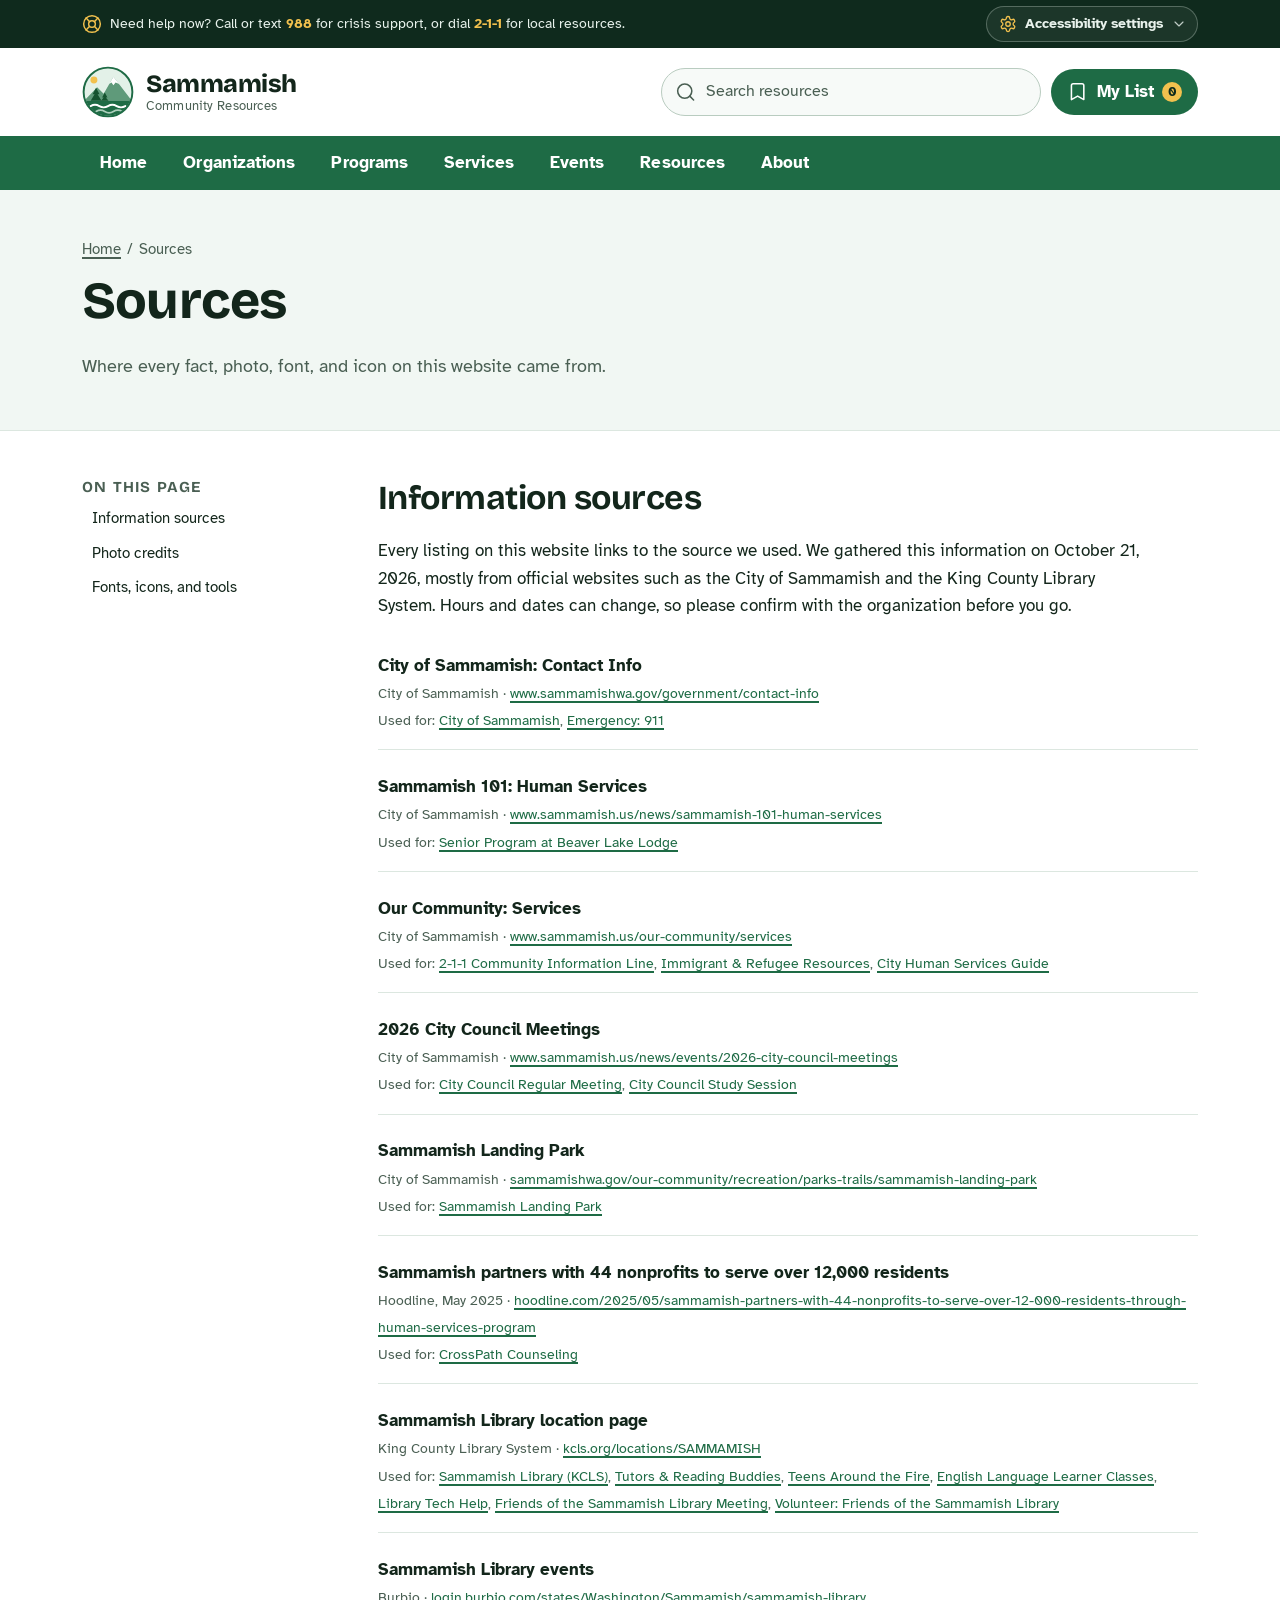
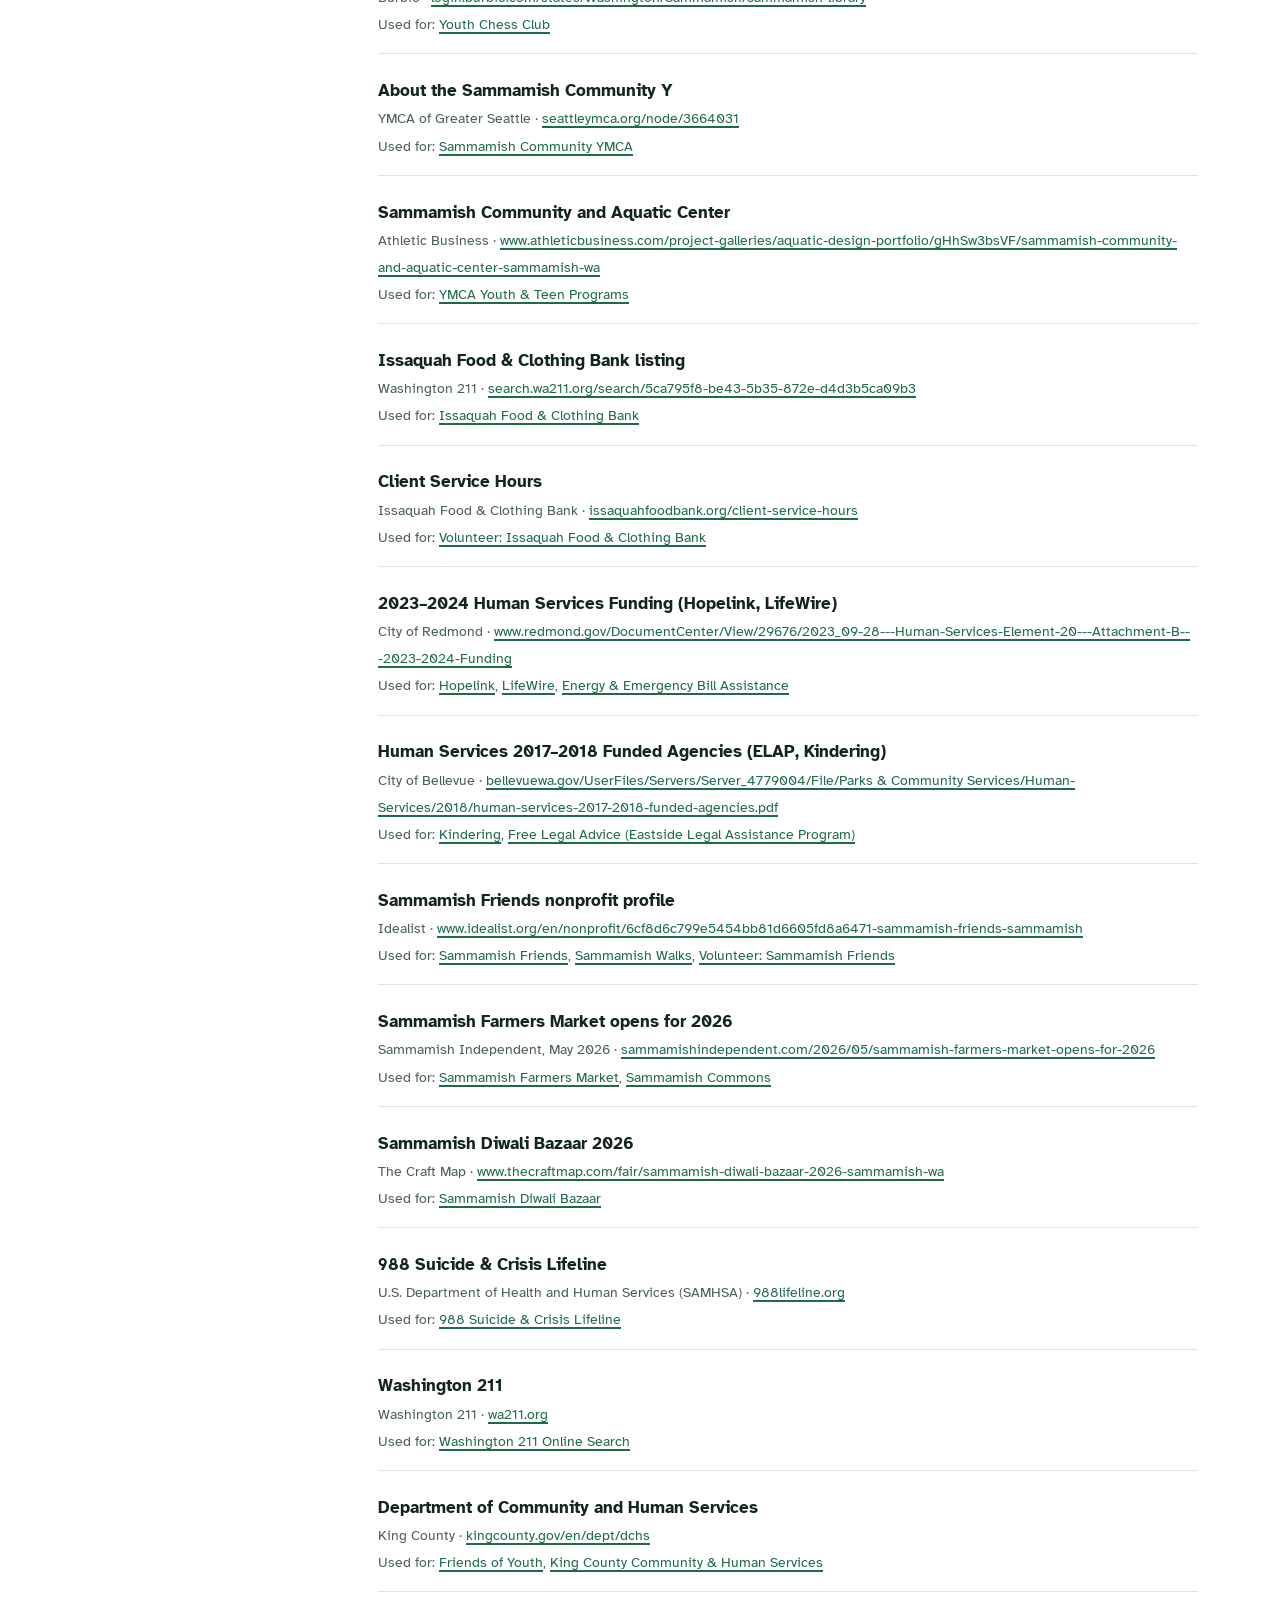
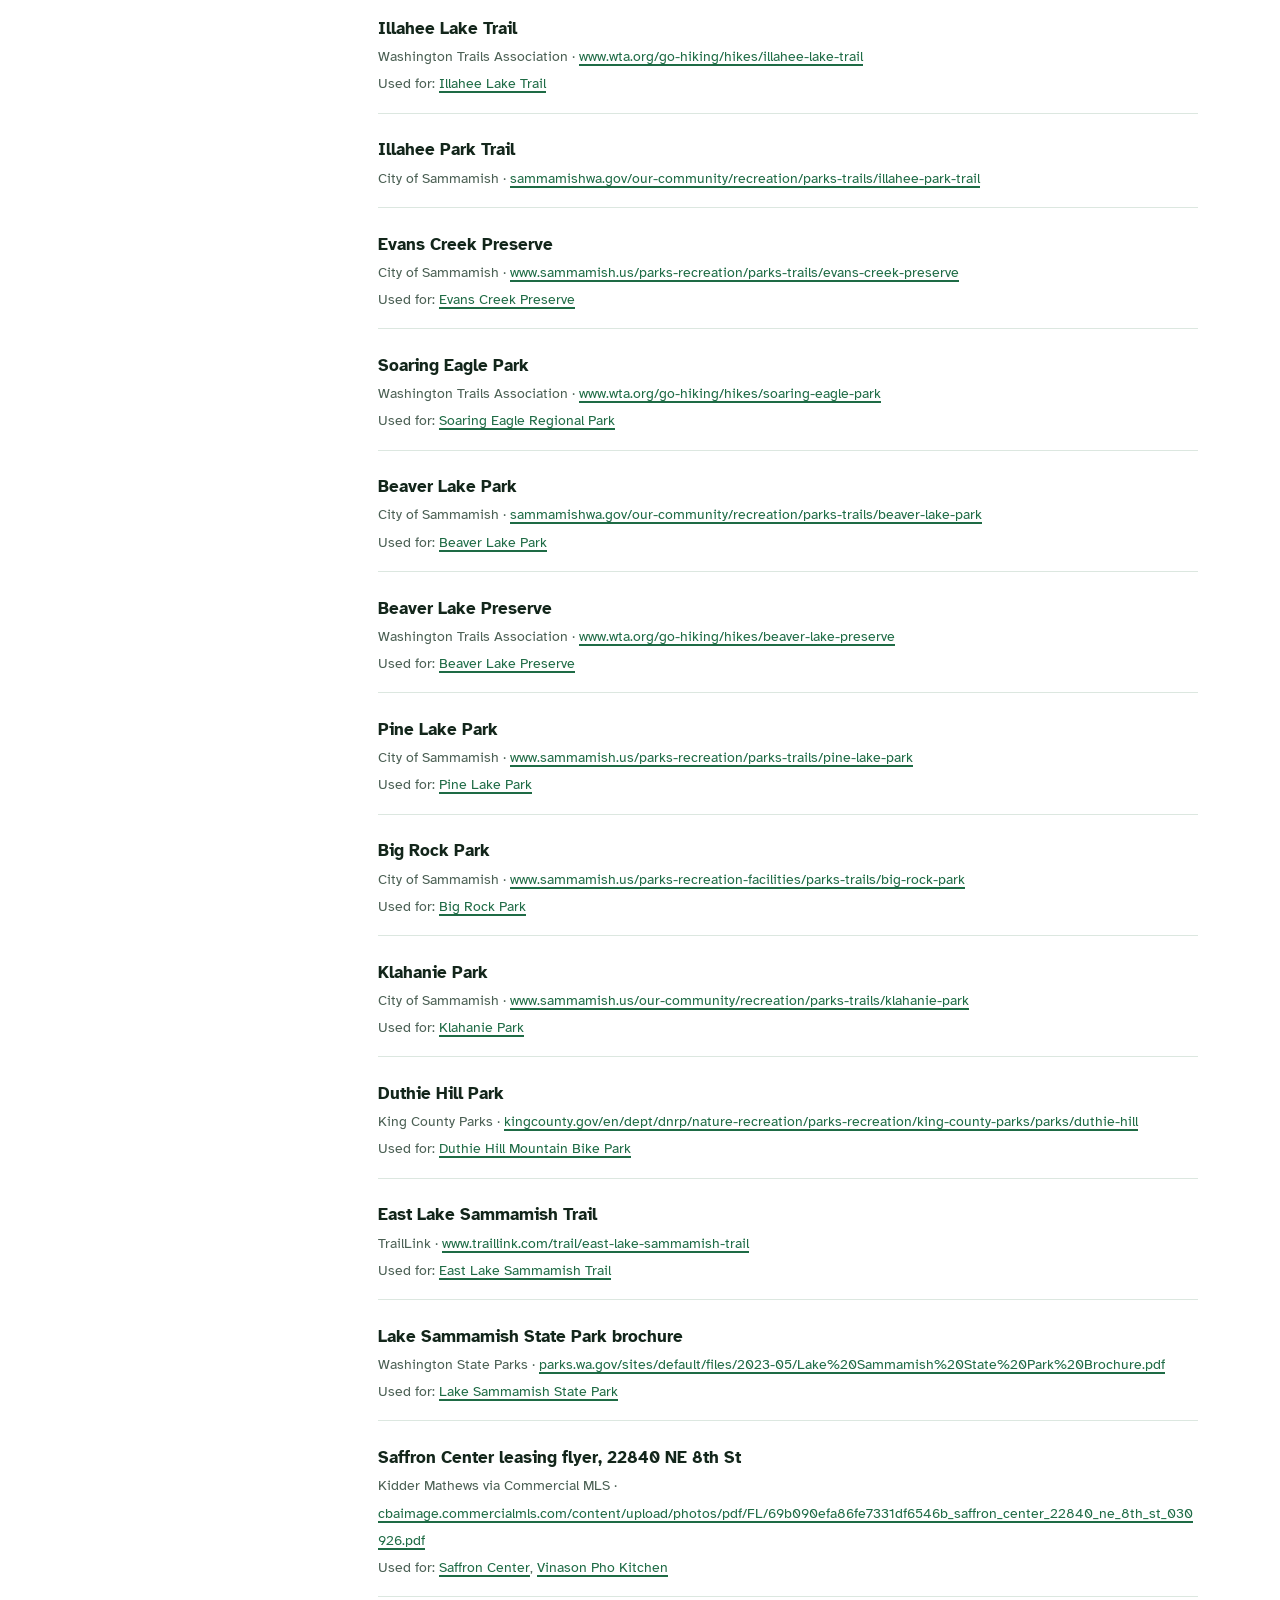
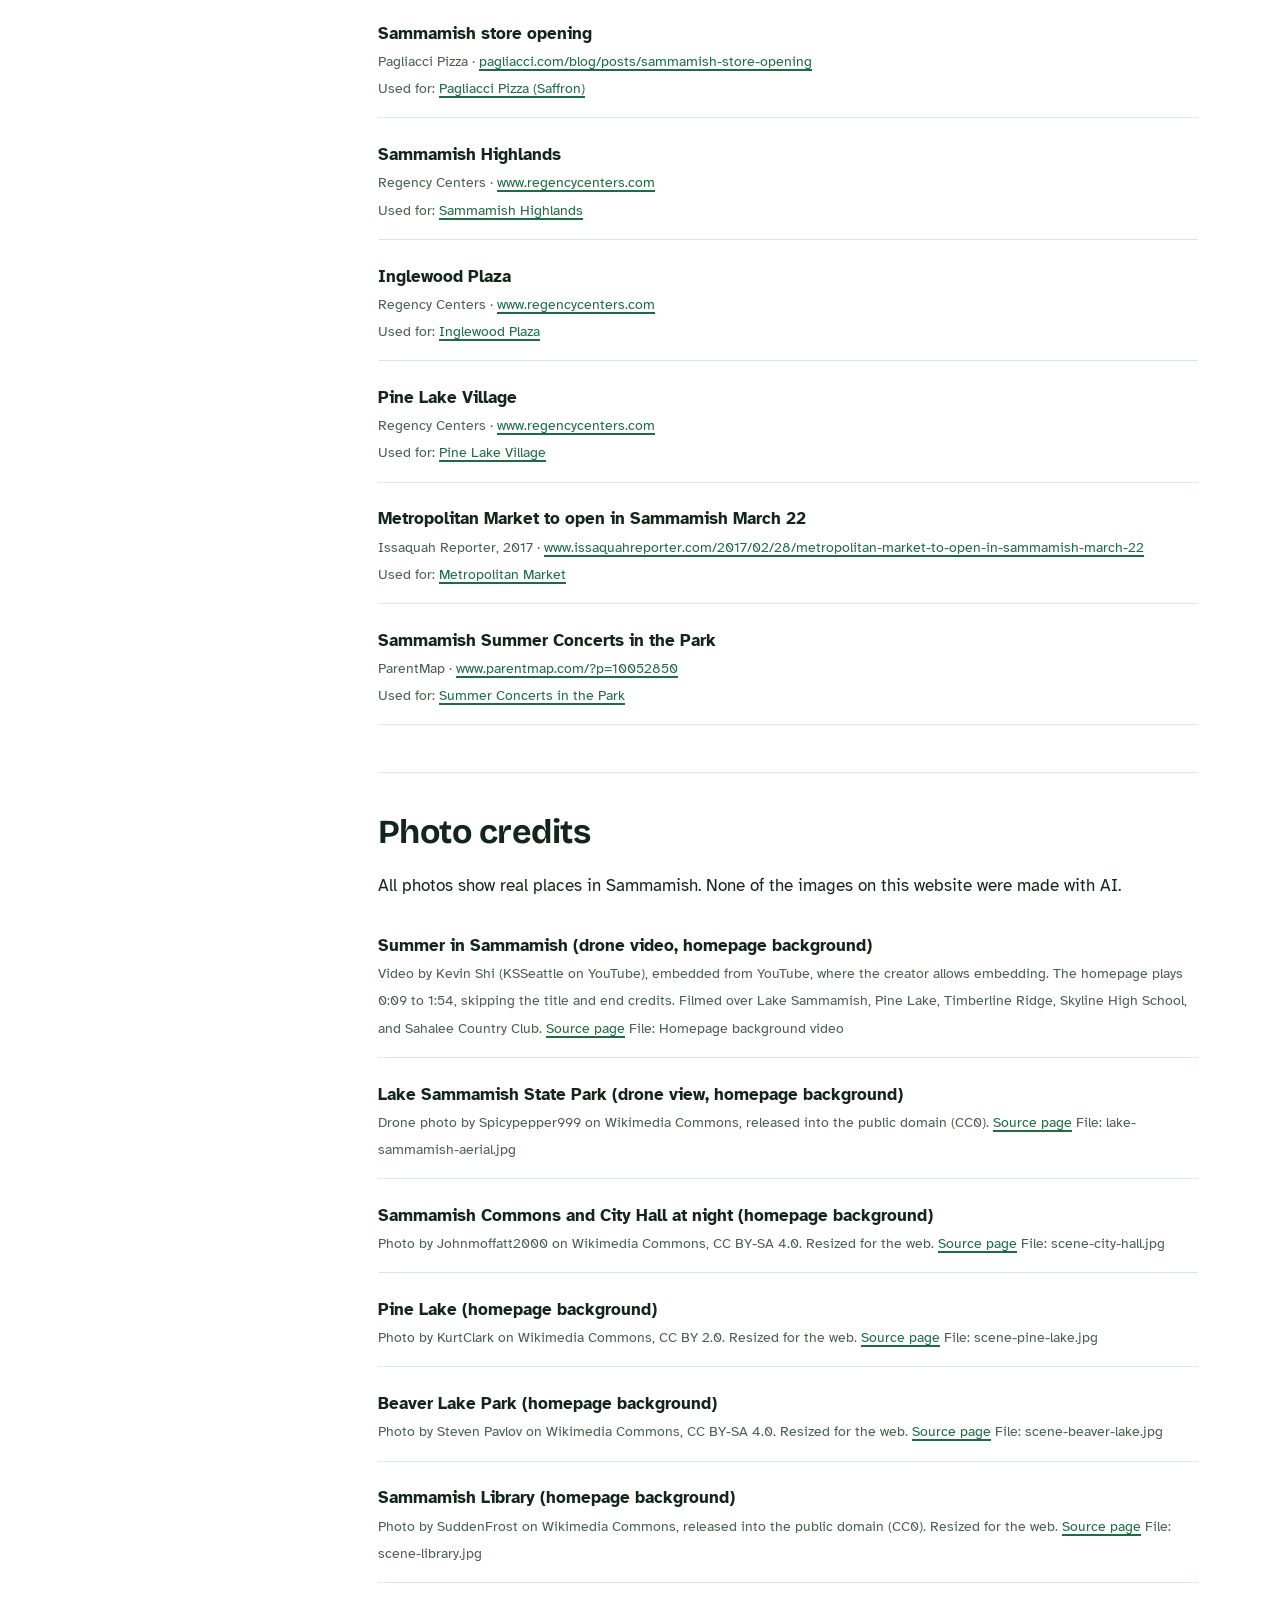
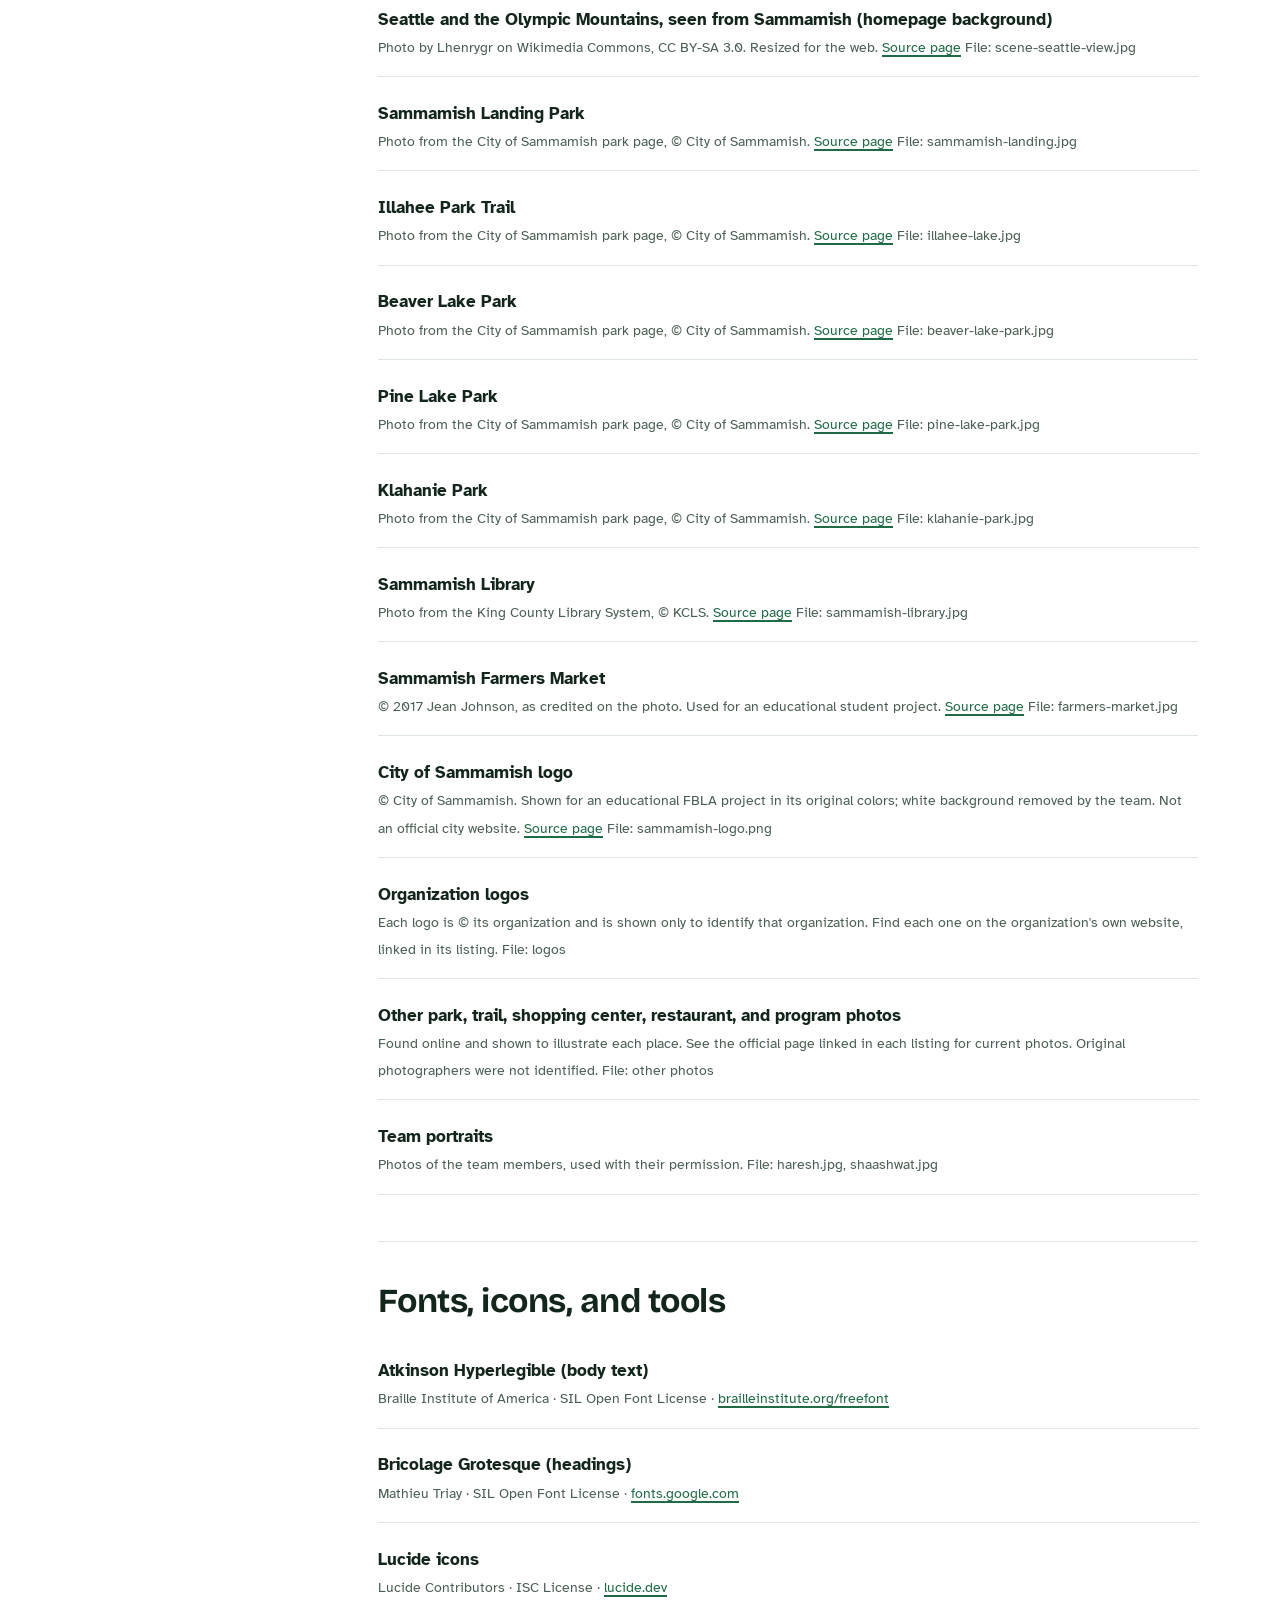
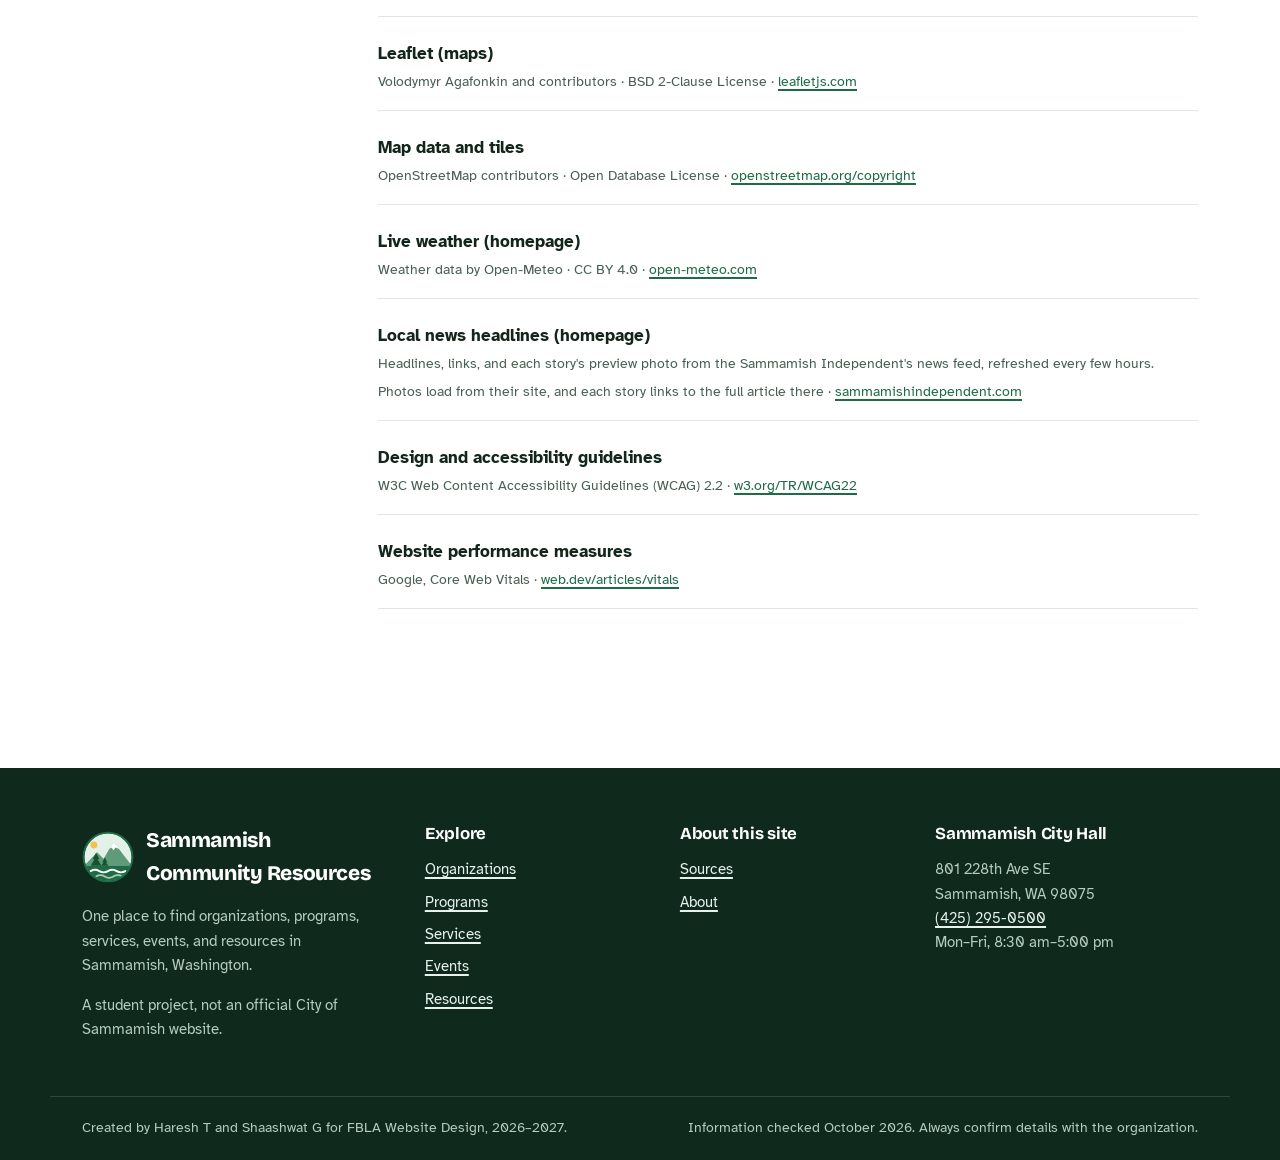
<file: sources.html>
<!doctype html>
<html lang="en">
<head>
  <meta charset="utf-8">
  <meta name="viewport" content="width=device-width, initial-scale=1">
  <title>Sources | Sammamish Community Resources</title>
  <meta name="description" content="Where every fact, photo, font, and icon on this website came from.">
  <meta name="theme-color" content="#1e6b45">
  <link rel="icon" href="assets/favicon.svg" type="image/svg+xml">
  <link rel="stylesheet" href="css/styles.css">
</head>
<body data-page="sources">
  <div id="site-header"></div>
  <script src="js/icons.js"></script>
  <script src="js/data.js"></script>
  <script src="js/app.js"></script>
  <main id="main" tabindex="-1">
    <div class="page-head">
      <div class="wrap">
        <div>
          <nav class="breadcrumb" aria-label="Breadcrumb"><a href="index.html">Home</a><span aria-hidden="true">/</span><span aria-current="page">Sources</span></nav>
          <h1>Sources</h1>
          <p class="page-lede">Where every fact, photo, font, and icon on this website came from.</p>
        </div>
      </div>
    </div>
    <div class="wrap prose-layout">
      <nav class="toc" aria-label="On this page">
        <h2>On this page</h2>
        <ol><li><a href="#information-sources">Information sources</a></li><li><a href="#photo-credits-section">Photo credits</a></li><li><a href="#fonts-icons">Fonts, icons, and tools</a></li></ol>
      </nav>
      <div class="prose">
        <section id="information-sources" aria-labelledby="h-info">
          <h2 id="h-info">Information sources</h2>
          <p>Every listing on this website links to the source we used. We gathered this information on October 21, 2026, mostly from official websites such as the City of Sammamish and the King County Library System. Hours and dates can change, so please confirm with the organization before you go.</p>
          <ul class="source-list" id="source-list"></ul>
        </section>
        <section id="photo-credits-section" aria-labelledby="h-photos">
          <h2 id="h-photos">Photo credits</h2>
          <p>All photos show real places in Sammamish. None of the images on this website were made with AI.</p>
          <ul class="source-list" id="photo-credits"></ul>
        </section>
        <section id="fonts-icons" aria-labelledby="h-fonts">
          <h2 id="h-fonts">Fonts, icons, and tools</h2>
          <ul class="source-list">
            <li><strong>Atkinson Hyperlegible (body text)</strong><small>Braille Institute of America · SIL Open Font License · <a href="https://www.brailleinstitute.org/freefont/" target="_blank" rel="noopener">brailleinstitute.org/freefont</a></small></li>
            <li><strong>Bricolage Grotesque (headings)</strong><small>Mathieu Triay · SIL Open Font License · <a href="https://fonts.google.com/specimen/Bricolage+Grotesque" target="_blank" rel="noopener">fonts.google.com</a></small></li>
            <li><strong>Lucide icons</strong><small>Lucide Contributors · ISC License · <a href="https://lucide.dev" target="_blank" rel="noopener">lucide.dev</a></small></li>
            <li><strong>Leaflet (maps)</strong><small>Volodymyr Agafonkin and contributors · BSD 2-Clause License · <a href="https://leafletjs.com" target="_blank" rel="noopener">leafletjs.com</a></small></li>
            <li><strong>Map data and tiles</strong><small>OpenStreetMap contributors · Open Database License · <a href="https://www.openstreetmap.org/copyright" target="_blank" rel="noopener">openstreetmap.org/copyright</a></small></li>
            <li><strong>Live weather (homepage)</strong><small>Weather data by Open-Meteo · CC BY 4.0 · <a href="https://open-meteo.com/" target="_blank" rel="noopener">open-meteo.com</a></small></li>
            <li><strong>Local news headlines (homepage)</strong><small>Headlines, links, and each story's preview photo from the Sammamish Independent's news feed, refreshed every few hours. Photos load from their site, and each story links to the full article there · <a href="https://sammamishindependent.com/" target="_blank" rel="noopener">sammamishindependent.com</a></small></li>
            <li><strong>Design and accessibility guidelines</strong><small>W3C Web Content Accessibility Guidelines (WCAG) 2.2 · <a href="https://www.w3.org/TR/WCAG22/" target="_blank" rel="noopener">w3.org/TR/WCAG22</a></small></li>
            <li><strong>Website performance measures</strong><small>Google, Core Web Vitals · <a href="https://web.dev/articles/vitals" target="_blank" rel="noopener">web.dev/articles/vitals</a></small></li>
          </ul>
        </section>
      </div>
    </div>
  </main>
  <div id="site-footer"></div>
</body>
</html>
</file>
<file: css/styles.css>
@font-face {
  font-family: "Bricolage Grotesque";
  src: url("../assets/fonts/bricolage-grotesque.woff2") format("woff2");
  font-weight: 200 800;
  font-display: swap;
}
@font-face {
  font-family: "Atkinson Hyperlegible";
  src: url("../assets/fonts/atkinson-400.woff2") format("woff2");
  font-weight: 400;
  font-display: swap;
}
@font-face {
  font-family: "Atkinson Hyperlegible";
  src: url("../assets/fonts/atkinson-400-italic.woff2") format("woff2");
  font-weight: 400;
  font-style: italic;
  font-display: swap;
}
@font-face {
  font-family: "Atkinson Hyperlegible";
  src: url("../assets/fonts/atkinson-700.woff2") format("woff2");
  font-weight: 700;
  font-display: swap;
}

:root {
  --brand: #1e6b45;
  --brand-deep: #15532f;
  --brand-tint: #e3f1e8;
  --amber: #f2c14e;
  --amber-soft: #fff4d6;
  --forest: #0f2a1d;
  --ink: #13261b;
  --ink-soft: #4a5f53;
  --sand: #f1f7f3;
  --sand-soft: #f7faf8;
  --paper: #ffffff;
  --line: #dce7e0;
  --line-strong: #b9ccc0;
  --sky: #87afd9;
  --sky-tint: #edf3fa;
  --lake: #1b5e8c;
  --lake-deep: #1b5e8c;
  --lake-tint: #e2eef7;
  --focus: #0b3d24;
  --on-dark: #e8f2ec;
  --on-dark-soft: #b5cbbe;
  --on-brand: #ffffff;

  --accent: var(--brand);
  --accent-ink: var(--brand-deep);
  --accent-tint: var(--brand-tint);
  --accent-ring: transparent;
  --chip-edge: transparent;
  --nav-mark: var(--amber);
  --head-bg: var(--sand);
  --head-rule: 1px solid var(--line);
  --scrim: 15 42 29;

  --font-display: "Bricolage Grotesque", "Avenir Next", system-ui, sans-serif;
  --font-body: "Atkinson Hyperlegible", system-ui, -apple-system, "Segoe UI", sans-serif;

  --radius: 10px;
  --radius-lg: 16px;
  --shadow-sm: 0 1px 2px rgb(15 42 29 / 0.06), 0 2px 6px rgb(15 42 29 / 0.05);
  --shadow-md: 0 6px 18px rgb(15 42 29 / 0.10), 0 2px 4px rgb(15 42 29 / 0.06);
  --shadow-lg: 0 18px 48px rgb(15 42 29 / 0.18);

  --wrap: 1180px;
  --gutter: clamp(16px, 4vw, 32px);
  --ease-out: cubic-bezier(0.16, 1, 0.3, 1);
}

:root[data-contrast="high"] {
  --brand: #0f4a2c;
  --brand-deep: #0a3820;
  --ink: #000000;
  --ink-soft: #13261b;
  --sand: #ffffff;
  --sand-soft: #ffffff;
  --line: #2b1b12;
  --line-strong: #000000;
  --lake: #0f4570;
  --lake-deep: #0f4570;
  --sky-tint: #ffffff;
}

:root[data-theme="dark"] {
  color-scheme: dark;
  --brand: #7cc79c;
  --brand-deep: #a8dcbd;
  --brand-tint: #15301f;
  --amber-soft: #2a2614;
  --forest: #08150e;
  --ink: #e6f1ea;
  --ink-soft: #a9c2b3;
  --sand: #11201a;
  --sand-soft: #0e1b15;
  --paper: #0b1611;
  --line: #22382c;
  --line-strong: #3a5646;
  --sky: #87afd9;
  --sky-tint: #15301f;
  --lake: #87afd9;
  --lake-deep: #b5d1ef;
  --lake-tint: #152838;
  --focus: #f2c14e;
  --on-brand: #08200f;
  --on-dark: #e8f2ec;
  --on-dark-soft: #b5cbbe;
  --accent: var(--brand);
  --accent-ink: var(--brand-deep);
  --accent-tint: var(--brand-tint);
  --accent-ring: var(--line-strong);
  --chip-edge: var(--brand);
  --nav-mark: var(--amber);
  --head-bg: var(--sand);
  --head-rule: 2px solid var(--brand);
  --scrim: 8 21 14;
  --shadow-sm: 0 1px 2px rgb(0 0 0 / 0.4), 0 2px 6px rgb(0 0 0 / 0.3);
  --shadow-md: 0 6px 18px rgb(0 0 0 / 0.45), 0 2px 4px rgb(0 0 0 / 0.3);
  --shadow-lg: 0 18px 48px rgb(0 0 0 / 0.55);
}
:root[data-theme="dark"][data-contrast="high"] {
  --brand: #a6efc4;
  --brand-deep: #cdf7de;
  --brand-tint: #0d2416;
  --ink: #ffffff;
  --ink-soft: #e6f1ea;
  --sand: #000000;
  --sand-soft: #000000;
  --paper: #000000;
  --line: #e6f1ea;
  --line-strong: #ffffff;
  --lake: #a6d4f5;
  --lake-deep: #c4e2f8;
  --sky-tint: #000000;
}
:root[data-theme="dark"] .site-nav, :root[data-theme="dark"] .nav-toggle { background: #12301f; }
:root[data-theme="dark"] .nav-list a:hover, :root[data-theme="dark"] .nav-list a[aria-current="page"] { background: #1c4a30; }
:root[data-theme="dark"] .a11y-toggle, :root[data-theme="dark"] .help-card { background: rgb(124 199 156 / 0.06); border-color: rgb(124 199 156 / 0.22); }
:root[data-theme="dark"] .a11y-toggle:hover, :root[data-theme="dark"] .a11y.open .a11y-toggle, :root[data-theme="dark"] .help-card:hover { background: rgb(124 199 156 / 0.14); border-color: var(--amber); }
:root[data-theme="dark"] .footer-bottom { border-top-color: rgb(124 199 156 / 0.16); }
:root[data-theme="dark"] .banner-motion { background: rgb(10 24 16 / 0.82); }
:root[data-theme="dark"] .banner-place { background: rgb(6 18 11 / 0.78); }
:root[data-theme="dark"] .banner-place .icon { color: var(--brand); }
:root[data-theme="dark"] .banner .popular .chip { background: rgb(10 24 16 / 0.7); }
:root[data-theme="dark"] .leaflet-popup-content-wrapper, :root[data-theme="dark"] .leaflet-popup-tip { background: var(--sand); color: var(--ink); }
:root[data-theme="dark"] .leaflet-container a.leaflet-popup-close-button { color: var(--ink-soft); }
:root[data-theme="dark"] .map-pin .icon { fill: var(--forest); }
:root[data-theme="dark"] img:not(.banner-bg) { filter: brightness(0.92); }

:root[data-text="-1"] { font-size: 93.75%; }
:root[data-text="1"] { font-size: 112.5%; }
:root[data-text="2"] { font-size: 125%; }

*, *::before, *::after { box-sizing: border-box; }
[hidden] { display: none !important; }
html { -webkit-text-size-adjust: 100%; scroll-padding-top: 24px; }
body {
  margin: 0;
  font-family: var(--font-body);
  font-size: 1.0625rem;
  line-height: 1.6;
  color: var(--ink);
  background: var(--paper);
  text-rendering: optimizeLegibility;
}
img { max-width: 100%; height: auto; display: block; }
a { color: var(--brand); text-underline-offset: 0.18em; text-decoration-thickness: 1.5px; }
a:hover { color: var(--brand-deep); text-decoration-thickness: 2.5px; }
::selection { background: var(--amber); color: var(--forest); }
:focus-visible {
  outline: 3px solid var(--focus);
  outline-offset: 2px;
  box-shadow: 0 0 0 2px #fff;
  border-radius: 4px;
}
.topbar :focus-visible, .site-nav :focus-visible, .help-band :focus-visible, .site-footer :focus-visible, .btn-primary:focus-visible, .list-btn:focus-visible {
  outline-color: var(--amber);
  box-shadow: none;
}
h1, h2, h3, h4 {
  font-family: var(--font-display);
  line-height: 1.15;
  letter-spacing: -0.015em;
  text-wrap: balance;
  margin: 0 0 0.4em;
  color: var(--ink);
}
h1 { font-size: clamp(2rem, 1.4rem + 2.6vw, 3.25rem); font-weight: 750; }
h2 { font-size: clamp(1.5rem, 1.2rem + 1.2vw, 2.1rem); font-weight: 700; }
h3 { font-size: 1.25rem; font-weight: 700; }
p { margin: 0 0 1em; max-width: 70ch; }
.wrap { max-width: var(--wrap); margin-inline: auto; padding-inline: var(--gutter); }
.visually-hidden {
  position: absolute !important; width: 1px; height: 1px; overflow: hidden;
  clip: rect(0 0 0 0); white-space: nowrap;
}
.icon { width: 1.25em; height: 1.25em; flex: none; stroke-width: 1.75; }

html { scrollbar-color: var(--line-strong) var(--sand-soft); }

.topbar { background: var(--forest); color: var(--on-dark); font-size: 14px; line-height: 1.4; }
.topbar .wrap {
  display: flex; align-items: center; justify-content: space-between;
  gap: 12px 24px; min-height: 44px; flex-wrap: wrap; padding-block: 6px;
}
.topbar-help { margin: 0; display: flex; align-items: center; gap: 8px; }
.topbar-help .icon { color: var(--amber); width: 20px; height: 20px; }
.topbar-help a { color: var(--amber); font-weight: 700; text-decoration: none; }
.topbar-help a:hover { color: #ffe08a; text-decoration: underline; }
.help-short { display: none; }
@media (min-width: 900px) { .topbar .wrap { flex-wrap: nowrap; } .topbar-help { white-space: nowrap; } }
@media (min-width: 900px) and (max-width: 1240px) { .help-long { display: none; } .help-short { display: inline; } }
.topbar { position: relative; z-index: 30; }
.a11y { position: relative; }
.a11y-toggle {
  display: inline-flex; align-items: center; gap: 8px;
  min-height: 36px; padding: 4px 10px 4px 12px; border-radius: 999px;
  border: 1px solid rgb(232 242 236 / 0.28); background: rgb(232 242 236 / 0.06); color: var(--on-dark);
  font: inherit; font-size: 14px; font-weight: 700; cursor: pointer; white-space: nowrap;
  transition: background 0.2s, border-color 0.2s, color 0.2s;
}
.a11y-toggle:hover, .a11y.open .a11y-toggle { background: rgb(232 242 236 / 0.14); border-color: var(--amber); }
.a11y-toggle .gear { width: 18px; height: 18px; color: var(--amber); transition: transform 0.6s var(--ease-out); }
.a11y-toggle:hover .gear, .a11y.open .gear { transform: rotate(90deg); }
.a11y-toggle .chev { width: 16px; height: 16px; opacity: 0.8; transition: transform 0.3s var(--ease-out); }
.a11y.open .chev { transform: rotate(180deg); }
.a11y-panel {
  position: absolute; right: 0; top: calc(100% + 12px); z-index: 60;
  width: 340px; padding: 8px; border-radius: var(--radius-lg);
  background: var(--paper); color: var(--ink); border: 1px solid var(--line);
  box-shadow: var(--shadow-lg); font-size: 1rem; line-height: 1.4;
  opacity: 0; visibility: hidden; transform: translateY(-8px) scale(0.97); transform-origin: top right;
  transition: opacity 0.2s, transform 0.3s var(--ease-out), visibility 0s 0.3s;
}
.a11y-panel::before {
  content: ""; position: absolute; top: -7px; right: 28px; width: 12px; height: 12px; rotate: 45deg;
  background: var(--paper); border-left: 1px solid var(--line); border-top: 1px solid var(--line);
}
.a11y.open .a11y-panel { opacity: 1; visibility: visible; transform: none; transition: opacity 0.2s, transform 0.3s var(--ease-out); }
.a11y-title { margin: 6px 10px 6px; font-size: 0.78rem; font-weight: 700; letter-spacing: 0.08em; text-transform: uppercase; color: var(--ink-soft); }
.a11y-row { display: grid; grid-template-columns: auto 1fr auto; align-items: center; gap: 12px; padding: 12px 10px; border-radius: var(--radius); }
.a11y-row + .a11y-row { border-top: 1px solid var(--line); }
.a11y-icon { display: grid; place-items: center; width: 38px; height: 38px; border-radius: 10px; background: var(--brand-tint); color: var(--brand-deep); }
.a11y-icon .icon { width: 20px; height: 20px; }
.a11y-text { display: grid; }
.a11y-text strong { font-size: 0.98rem; }
.a11y-text small { color: var(--ink-soft); font-size: 0.82rem; }
.a11y-stepper { display: flex; align-items: center; gap: 6px; }
.a11y-stepper button {
  width: 38px; height: 38px; border-radius: 999px; border: 1.5px solid var(--line-strong);
  background: var(--paper); color: var(--ink); font: inherit; font-weight: 700; font-size: 0.9rem; cursor: pointer;
  transition: background 0.15s, border-color 0.15s;
}
.a11y-stepper button:hover:not(:disabled) { border-color: var(--brand); background: var(--brand-tint); }
.a11y-stepper button:disabled { opacity: 0.35; cursor: default; }
.a11y-dots { display: flex; gap: 4px; }
.a11y-dots i { width: 6px; height: 6px; border-radius: 999px; background: var(--line-strong); transition: background 0.2s, transform 0.2s; }
.a11y-dots i.on { background: var(--brand); transform: scale(1.35); }
.a11y-switch {
  position: relative; width: 50px; height: 30px; flex: none; border-radius: 999px; border: 0; padding: 0;
  background: var(--line-strong); cursor: pointer; transition: background 0.25s;
}
.a11y-switch span {
  position: absolute; top: 3px; left: 3px; width: 24px; height: 24px; border-radius: 999px;
  background: #fff; box-shadow: 0 1px 3px rgb(0 0 0 / 0.3); transition: transform 0.3s var(--ease-out);
}
.a11y-switch[aria-checked="true"] { background: var(--brand); }
.a11y-switch[aria-checked="true"] span { transform: translateX(20px); }
.a11y-reset {
  display: flex; align-items: center; justify-content: center; gap: 8px; width: 100%; margin-top: 6px;
  min-height: 42px; border: 0; border-radius: var(--radius); background: var(--sand); color: var(--ink);
  font: inherit; font-size: 0.92rem; font-weight: 700; cursor: pointer; transition: background 0.15s;
}
.a11y-reset:hover:not(:disabled) { background: var(--brand-tint); color: var(--brand-deep); }
.a11y-reset:disabled { opacity: 0.45; cursor: default; }
.a11y-reset .icon { width: 16px; height: 16px; }
.topbar .a11y-panel :focus-visible { outline-color: var(--focus); box-shadow: 0 0 0 2px var(--paper); }
@media (max-width: 640px) {
  .topbar .wrap { position: relative; }
  .a11y { position: static; }
  .a11y-panel { left: var(--gutter); right: var(--gutter); width: auto; transform-origin: top center; }
  .a11y-panel::before { display: none; }
}
@media (prefers-reduced-motion: reduce) { .a11y-panel, .a11y-toggle .gear, .a11y-switch span { transition: none; } }

.site-header { background: var(--paper); }
.header-main .wrap {
  display: flex; align-items: center; justify-content: space-between; gap: 20px;
  padding-block: 18px;
}
.brand { display: flex; align-items: center; gap: 12px; text-decoration: none; color: var(--ink); }
.brand:hover { color: var(--ink); }
.brand-mark { width: 48px; height: 48px; flex: none; }
.brand-text { display: flex; flex-direction: column; line-height: 1.05; }
.brand-name { font-family: var(--font-display); font-weight: 800; font-size: 1.55rem; letter-spacing: -0.02em; }
.brand-sub { font-size: 0.82rem; color: var(--ink-soft); letter-spacing: 0.01em; margin-top: 3px; }

.header-actions { display: flex; align-items: center; gap: 10px; }

.site-search { position: relative; width: min(380px, 40vw); }
.site-search .icon { position: absolute; left: 14px; top: 50%; translate: 0 -50%; color: var(--ink-soft); pointer-events: none; }
.search-input {
  width: 100%; min-height: 46px; padding: 10px 14px 10px 44px;
  font: inherit; font-size: 1rem; color: var(--ink);
  background: var(--sand-soft); border: 1.5px solid var(--line-strong); border-radius: 999px;
  transition: border-color 0.2s, background 0.2s, box-shadow 0.2s;
}
.search-input::placeholder { color: var(--ink-soft); opacity: 1; }
.search-input:hover { border-color: var(--brand); }
.search-input:focus { outline: none; background: var(--paper); border-color: var(--brand); box-shadow: 0 0 0 4px rgb(30 107 69 / 0.22); }
.search-results {
  position: absolute; z-index: 50; top: calc(100% + 6px); left: 0; right: 0;
  margin: 0; padding: 6px; list-style: none;
  background: var(--paper); border: 1px solid var(--line); border-radius: var(--radius-lg);
  box-shadow: var(--shadow-lg); max-height: min(70vh, 460px); overflow: auto;
}
.search-results[hidden] { display: none; }
.search-option {
  display: grid; grid-template-columns: auto 1fr; gap: 2px 12px; align-items: center;
  padding: 10px 12px; border-radius: var(--radius); cursor: pointer; color: var(--ink); text-decoration: none;
}
.search-option .type-dot { grid-row: span 2; }
.search-option strong { font-weight: 700; line-height: 1.3; }
.search-option small { color: var(--ink-soft); font-size: 0.85rem; }
.search-option[aria-selected="true"], .search-option:hover { background: var(--sand); color: var(--ink); }
.search-empty { padding: 14px 12px; color: var(--ink-soft); }

.list-btn {
  position: relative; display: inline-flex; align-items: center; gap: 8px;
  min-height: 46px; padding: 8px 16px; border-radius: 999px;
  background: var(--brand); color: var(--on-brand); border: 0; font: inherit; font-weight: 700; cursor: pointer;
  transition: background 0.2s;
}
.list-btn:hover { background: var(--brand-deep); }
.list-count {
  min-width: 1.6em; height: 1.6em; padding: 0 6px; border-radius: 999px;
  display: inline-grid; place-items: center; font-size: 0.8rem;
  background: var(--amber); color: var(--forest);
}
.list-count.bump { animation: bump 0.45s var(--ease-out); }
@keyframes bump { 40% { transform: scale(1.35); } }

.site-nav { background: var(--brand); }
.site-nav .wrap { display: flex; align-items: stretch; }
.nav-list { display: flex; flex-wrap: wrap; margin: 0; padding: 0; list-style: none; }
.nav-list a {
  position: relative; display: flex; align-items: center; gap: 8px;
  min-height: 54px; padding: 0 18px;
  color: #fff; font-weight: 700; text-decoration: none; letter-spacing: 0.005em;
}
.nav-list a::after {
  content: ""; position: absolute; left: 14px; right: 14px; bottom: 0; height: 4px;
  border-radius: 4px 4px 0 0; background: var(--nav-mark);
  transform: scaleX(0); transition: transform 0.3s var(--ease-out);
}
.nav-list a:hover { background: var(--brand-deep); color: #fff; }
.nav-list a:hover::after { transform: scaleX(0.5); }
.nav-list a[aria-current="page"] { background: var(--brand-deep); }
.nav-list a[aria-current="page"]::after { transform: scaleX(1); }
.nav-list a:focus-visible { outline-offset: -4px; }
.nav-toggle { display: none; }

.page-head { background: var(--head-bg); border-bottom: var(--head-rule); }
.page-head .wrap {
  display: grid; grid-template-columns: 1fr auto; gap: 24px 48px; align-items: center;
  padding-block: clamp(28px, 4vw, 48px);
}
.breadcrumb { font-size: 0.92rem; color: var(--ink-soft); margin-bottom: 10px; }
.breadcrumb a { color: var(--ink-soft); }
.breadcrumb span[aria-hidden] { margin-inline: 6px; }
.page-head h1 { display: flex; align-items: center; gap: 14px; }
.page-head h1 .icon-badge { width: 56px; height: 56px; }
.page-lede { font-size: 1.15rem; color: var(--ink-soft); margin: 0; }
.page-head-photo {
  width: clamp(220px, 28vw, 360px); aspect-ratio: 4 / 3; object-fit: cover;
  border-radius: var(--radius-lg); box-shadow: var(--shadow-md);
}
.icon-badge {
  display: inline-grid; place-items: center; flex: none;
  width: 48px; height: 48px; border-radius: 14px;
  background: var(--accent); color: var(--on-brand);
}
.icon-badge .icon { width: 55%; height: 55%; }

.toolbar { padding-block: 24px 8px; }
.toolbar-row { display: flex; flex-wrap: wrap; align-items: center; gap: 12px 20px; }
.filter-search { position: relative; flex: 1 1 280px; max-width: 420px; }
.filter-search .icon { position: absolute; left: 14px; top: 50%; translate: 0 -50%; color: var(--ink-soft); pointer-events: none; }
.chips { display: flex; flex-wrap: wrap; gap: 8px; margin: 14px 0 0; padding: 0; list-style: none; }
.chip {
  min-height: 40px; padding: 6px 14px; border-radius: 999px;
  border: 1.5px solid var(--line-strong); background: var(--paper); color: var(--ink);
  font: inherit; font-size: 0.95rem; cursor: pointer;
  transition: background 0.15s, border-color 0.15s, color 0.15s;
}
.chip:hover { border-color: var(--brand); color: var(--brand-deep); }
.chip[aria-pressed="true"] { background: var(--forest); border-color: var(--forest); color: #fff; }
.result-count { color: var(--ink-soft); font-size: 0.95rem; margin: 18px 0 0; }

.map-panel { padding-top: 28px; }
.map-head { display: flex; flex-wrap: wrap; align-items: baseline; justify-content: space-between; gap: 4px 20px; margin-bottom: 12px; }
.map-head h2 { display: flex; align-items: center; gap: 10px; margin: 0; font-size: 1.35rem; }
.map-head h2 .icon { color: var(--brand); }
.map-head p { margin: 0; color: var(--ink-soft); font-size: 0.95rem; }
.map {
  height: clamp(280px, 42vw, 400px); border-radius: var(--radius-lg);
  border: 1.5px solid var(--line); box-shadow: var(--shadow-sm); background: var(--sand);
  z-index: 0; font: inherit;
}
.map-pin { background: none; border: 0; color: var(--brand); filter: drop-shadow(0 2px 3px rgb(var(--scrim) / 0.35)); }
.map-pin .icon { width: 40px; height: 40px; fill: var(--paper); stroke-width: 2.25; transition: color 0.15s, transform 0.15s var(--ease-out); transform-origin: 50% 100%; }
.map-pin:hover .icon, .map-pin:focus-visible .icon { color: var(--brand-deep); transform: scale(1.12); }
.map-pin:focus-visible { outline: 3px solid var(--focus); outline-offset: 2px; border-radius: 50%; }
.map .leaflet-popup-content-wrapper { border-radius: var(--radius); box-shadow: var(--shadow-md); }
.map .leaflet-popup-content { margin: 14px 16px; font-family: var(--font-body); font-size: 0.95rem; line-height: 1.45; color: var(--ink); }
.map-popup-address { margin: 0 0 6px; color: var(--ink-soft); font-size: 0.88rem; }
.map-popup ul { margin: 0 0 12px; padding-left: 18px; }
.map-popup li + li { margin-top: 4px; }
.map-popup li a { color: var(--brand-deep); font-weight: 700; }
.map .map-directions { min-height: 40px; padding: 8px 16px; gap: 8px; font-size: 0.92rem; color: var(--on-brand); }
.map .map-directions .icon { width: 1.05em; height: 1.05em; }

.cal-toolbar { display: flex; align-items: center; gap: 8px; padding-block: 28px 16px; }
.cal-toolbar h2 { margin: 0; min-width: 9.5ch; text-align: center; font-size: 1.6rem; }
.cal-toolbar h2:focus { outline: none; }
.cal-step { border: 1.5px solid var(--line-strong); color: var(--accent); }
.cal-step:disabled { opacity: 0.35; cursor: default; background: transparent; }
.cal-print { margin-left: auto; min-height: 44px; padding: 8px 18px; }
.cal-print:disabled { opacity: 0.45; cursor: default; }
.cal-empty {
  display: flex; flex-wrap: wrap; align-items: center; justify-content: space-between; gap: 12px 24px;
  margin-bottom: 16px; padding: 16px 20px; border-radius: var(--radius); background: var(--amber-soft);
}
.cal-empty p { margin: 0; }
.cal-grid { width: 100%; table-layout: fixed; border-collapse: separate; border-spacing: 0; border: 1.5px solid var(--line); border-radius: var(--radius-lg); overflow: hidden; background: var(--paper); }
.cal-grid th { padding: 10px 6px; background: var(--forest); color: #fff; font-size: 0.85rem; font-weight: 700; text-transform: uppercase; letter-spacing: 0.06em; }
.cal-grid abbr { text-decoration: none; }
.cal-day { height: 112px; padding: 6px; vertical-align: top; border-top: 1px solid var(--line); border-left: 1px solid var(--line); }
.cal-day:first-child { border-left: 0; }
.cal-day.is-blank { background: var(--sand-soft); }
.cal-day.is-past .cal-num { color: var(--ink-soft); opacity: 0.6; }
.cal-num { display: inline-grid; place-items: center; min-width: 30px; height: 30px; border-radius: 999px; font-weight: 700; font-size: 0.95rem; }
.cal-day.is-today .cal-num { background: var(--accent); color: var(--on-brand); }
.cal-day ul { list-style: none; margin: 4px 0 0; padding: 0; display: grid; grid-template-columns: minmax(0, 1fr); gap: 4px; }
.cal-chip {
  display: block; padding: 4px 8px; border-radius: 6px; background: var(--accent-tint); color: var(--accent-ink); box-shadow: inset 3px 0 0 var(--chip-edge);
  font-size: 0.82rem; font-weight: 700; line-height: 1.25; text-decoration: none;
  overflow: hidden; text-overflow: ellipsis; white-space: nowrap;
}
.cal-chip:hover { background: var(--accent); color: var(--on-brand); }
.cal-day.is-past .cal-chip { background: var(--sand); color: var(--ink-soft); }

.agenda, .agenda-others { padding-top: 40px; }
.agenda > h2, .agenda-others > h2 { font-size: 1.5rem; margin: 0 0 16px; }
.agenda-days, .agenda-events { list-style: none; margin: 0; padding: 0; }
.agenda-day + .agenda-day { margin-top: 28px; }
.agenda-day h3 { display: flex; align-items: center; gap: 14px; margin: 0 0 12px; font-size: 1.2rem; }
.agenda-day h3 small { font-weight: 400; color: var(--ink-soft); }
.agenda-day.is-past { opacity: 0.7; }
.agenda-event {
  margin-left: 70px; padding: 18px 20px; border: 1.5px solid var(--line); border-radius: var(--radius);
  background: var(--paper); box-shadow: var(--shadow-sm); scroll-margin-top: 24px;
}
.agenda-event + .agenda-event { margin-top: 12px; }
.agenda-event:target { border-color: var(--accent); box-shadow: 0 0 0 3px var(--accent-tint), var(--shadow-sm); }
.agenda-event h4 { margin: 0 0 10px; font-size: 1.15rem; }
.agenda-event h4 a { color: var(--ink); }
.agenda-summary { margin: 0 0 14px; color: var(--ink-soft); }
.agenda-actions { display: flex; flex-wrap: wrap; align-items: flex-start; gap: 10px; }
.agenda-actions .cal-menu { display: inline-block; }
.agenda-remove { min-height: 44px; padding: 8px 16px; font-size: 0.92rem; }
.agenda-none { color: var(--ink-soft); }
.agenda-later { margin-top: 28px; padding: 16px 20px; border-radius: var(--radius); background: var(--sand); }
.agenda-later h3 { margin: 0 0 8px; font-size: 1.05rem; }
.agenda-later ul { margin: 0; padding-left: 18px; }
.agenda-others { padding-bottom: 56px; }
.agenda-others > p { margin: -8px 0 14px; color: var(--ink-soft); }
.agenda-others ul { list-style: none; margin: 0; padding: 0; display: grid; gap: 10px; grid-template-columns: repeat(auto-fill, minmax(260px, 1fr)); }
.agenda-others li { display: grid; gap: 4px; padding: 14px 16px; border: 1.5px solid var(--line); border-radius: var(--radius); background: var(--paper); }
.agenda-others small { color: var(--ink-soft); }
.agenda-directions { display: inline-flex; align-items: center; gap: 6px; font-size: 0.92rem; font-weight: 700; }
.agenda-directions .icon { width: 1em; height: 1em; }
#calendar > :last-child:not(.agenda-others) { margin-bottom: 56px; }

@media (max-width: 640px) {
  .cal-toolbar { flex-wrap: wrap; }
  .cal-toolbar h2 { font-size: 1.3rem; }
  .cal-print { margin-left: 0; width: 100%; }
  .cal-day { height: 64px; padding: 3px; text-align: center; }
  .cal-num { min-width: 26px; height: 26px; font-size: 0.85rem; }
  .cal-day ul { justify-items: center; gap: 2px; }
  .cal-chip { width: 10px; height: 10px; padding: 0; border-radius: 999px; background: var(--accent); color: transparent; font-size: 0; }
  .cal-day.is-past .cal-chip { background: var(--line-strong); }
  .cal-grid th { font-size: 0.72rem; padding: 8px 2px; letter-spacing: 0; }
  .agenda-event { margin-left: 0; }
}
@media print { .cal-toolbar, .cal-grid, .agenda-actions { display: none; } }

.entries { list-style: none; margin: 0; padding: 0 0 56px; }
.entry {
  display: grid; grid-template-columns: 160px minmax(0, 1fr) minmax(240px, 320px);
  gap: 20px 28px; padding: 26px 0; border-bottom: 1px solid var(--line);
  scroll-margin-top: 24px;
}
.entry.no-photo { grid-template-columns: minmax(0, 1fr) minmax(240px, 320px); }
.entry:first-child { border-top: 1px solid var(--line); }
.entry-photo { width: 160px; aspect-ratio: 4 / 3; object-fit: cover; border-radius: var(--radius); }
.entry-photo.is-logo { object-fit: contain; background: #fff; padding: 10px; border: 1px solid var(--line); }
.entry-name { font-size: 1.35rem; margin-bottom: 6px; }
.entry-meta-line { display: flex; flex-wrap: wrap; gap: 6px; margin-bottom: 10px; }
.tag {
  display: inline-flex; align-items: center; gap: 6px;
  padding: 2px 10px; border-radius: 999px; font-size: 0.82rem; font-weight: 700;
  background: var(--sand); color: var(--ink-soft);
}
.tag-type { background: var(--brand-tint); color: var(--brand-deep); }
.entry-summary { margin: 0 0 10px; }
.entry-source { font-size: 0.85rem; color: var(--ink-soft); margin: 0; }
.entry-source a { color: var(--ink-soft); }
.entry-details { list-style: none; margin: 0 0 14px; padding: 0; display: grid; gap: 8px; font-size: 0.97rem; }
.entry-details li { display: flex; gap: 10px; align-items: flex-start; }
.entry-details .icon { color: var(--brand); margin-top: 3px; width: 1.1em; height: 1.1em; }
.entry-details a { word-break: break-word; }
.entry-details .no-location { color: var(--ink-soft); font-style: italic; }
.entry-details .no-location .icon { color: var(--ink-soft); }
.entry-next { color: var(--lake-deep); font-weight: 700; }

.entry.is-target { animation: target-glow 2.4s var(--ease-out); }
@keyframes target-glow {
  0%, 30% { background: var(--amber-soft); box-shadow: 0 0 0 12px var(--amber-soft); }
  100% { background: transparent; box-shadow: 0 0 0 12px transparent; }
}

.entry-link { color: var(--ink); text-decoration: none; }
.entry-link:hover { color: var(--brand); text-decoration: underline; text-decoration-thickness: 2px; }
.entry-link .ext { width: 0.7em; height: 0.7em; margin-left: 0.35em; vertical-align: 0.05em; color: var(--brand); }

.todo-section { background: var(--sand); border-block: 1px solid var(--line); }
.carousel { position: relative; }
.todo-track {
  --per-view: 5; --gap: 16px;
  list-style: none; margin: 0; padding: 6px 2px 10px;
  display: grid; grid-auto-flow: column; gap: var(--gap);
  grid-auto-columns: calc((100% - (var(--per-view) - 1) * var(--gap)) / var(--per-view));
  overflow-x: auto; scroll-snap-type: x mandatory; overscroll-behavior-x: contain;
  scrollbar-width: none;
}
.todo-track::-webkit-scrollbar { display: none; }
.todo-track > li { scroll-snap-align: start; }
.todo-track:focus-visible { outline-offset: 4px; }
.carousel-btn {
  position: absolute; top: 50%; z-index: 2; translate: 0 -50%;
  display: grid; place-items: center; width: 52px; height: 52px; border-radius: 999px;
  background: var(--paper); color: var(--brand-deep); border: 1px solid var(--line-strong);
  box-shadow: var(--shadow-md); cursor: pointer;
  transition: opacity 0.25s, background 0.2s, color 0.2s, transform 0.3s var(--ease-out);
}
.carousel-btn .icon { width: 1.5em; height: 1.5em; }
.carousel-btn.prev { left: -26px; }
.carousel-btn.next { right: -26px; }
.carousel-btn:hover { background: var(--brand); color: var(--on-brand); border-color: var(--brand); }
.carousel-btn:disabled { opacity: 0; pointer-events: none; }
@media (min-width: 1320px) { .carousel-btn.prev { left: -68px; } .carousel-btn.next { right: -68px; } }
.todo {
  display: flex; flex-direction: column; align-items: flex-start; gap: 6px; height: 100%; min-height: 168px;
  padding: 20px; border-radius: var(--radius-lg); background: var(--paper); border: 1px solid var(--line);
  color: var(--ink); text-decoration: none; transition: border-color 0.2s, box-shadow 0.3s var(--ease-out), transform 0.3s var(--ease-out);
}
.todo:hover { border-color: var(--brand); box-shadow: var(--shadow-sm); transform: translateY(-2px); color: var(--ink); }
.todo-icon { display: inline-grid; place-items: center; flex: none; width: 48px; height: 48px; margin-bottom: 8px; border-radius: 12px; background: var(--brand-tint); color: var(--brand-deep); }
.todo strong { font-family: var(--font-display); font-size: 1.1rem; }
.todo small { margin-top: auto; }
.todo:has(.todo-photo) { padding: 0; overflow: hidden; gap: 0; }
.todo-photo { width: 100%; aspect-ratio: 16 / 10; object-fit: cover; display: block; }
.todo-text { display: flex; flex-direction: column; gap: 4px; padding: 14px 16px 16px; flex: 1; }
.todo strong { display: block; line-height: 1.25; }
.todo small { color: var(--ink-soft); font-size: 0.85rem; }
@media (max-width: 1080px) { .todo-track { --per-view: 3; } }
@media (max-width: 760px) {
  .todo-track { --per-view: 2.2; }
  .carousel-btn { width: 44px; height: 44px; }
  .carousel-btn.prev { left: -6px; }
  .carousel-btn.next { right: -6px; }
}
@media (max-width: 480px) { .todo-track { --per-view: 1.4; } }

.save-btn {
  display: inline-flex; align-items: center; gap: 8px;
  min-height: 42px; padding: 8px 16px; border-radius: 999px;
  border: 1.5px solid var(--brand); background: var(--paper); color: var(--brand);
  font: inherit; font-weight: 700; cursor: pointer; transition: background 0.2s, color 0.2s, border-color 0.2s;
}
.save-btn:hover { background: var(--brand-tint); color: var(--brand-deep); }
.save-btn[aria-pressed="true"] { background: var(--lake); border-color: var(--lake); color: var(--on-brand); }

.empty-state {
  text-align: center; padding: 48px 20px 64px; color: var(--ink-soft);
}
.empty-state h2 { font-size: 1.4rem; }
.empty-state p { margin-inline: auto; }

.group { padding-top: 28px; }
.group-title { display: flex; align-items: center; gap: 12px; margin-bottom: 4px; }
.group-desc { color: var(--ink-soft); margin-bottom: 8px; }

.btn {
  display: inline-flex; align-items: center; justify-content: center; gap: 10px;
  min-height: 48px; padding: 10px 22px; border-radius: 999px;
  font: inherit; font-weight: 700; text-decoration: none; cursor: pointer; border: 0;
  transition: background 0.2s, color 0.2s, transform 0.2s var(--ease-out);
}
.btn-primary { background: var(--brand); color: var(--on-brand); }
.btn-primary:hover { background: var(--brand-deep); color: var(--on-brand); }
.btn-ghost { background: transparent; color: var(--brand); border: 1.5px solid var(--brand); }
.btn-ghost:hover { background: var(--brand-tint); color: var(--brand-deep); }

.hero { background: var(--sand); overflow: hidden; }
.hero .wrap {
  display: grid; grid-template-columns: minmax(0, 1.05fr) minmax(0, 0.95fr);
  gap: clamp(28px, 5vw, 72px); align-items: center;
  padding-block: clamp(28px, 3vw, 40px) clamp(56px, 7vw, 104px);
}
.hero h1 { font-size: clamp(2.1rem, 1.4rem + 2.3vw, 3.1rem); line-height: 1.05; letter-spacing: -0.03em; }
.hero h1 em { font-style: normal; color: var(--brand); }
.hero-lede { font-size: 1.15rem; color: var(--ink-soft); margin-bottom: 22px; }
.hero-search { position: relative; max-width: 560px; }
.hero-search .search-input { min-height: 60px; font-size: 1.1rem; padding-left: 52px; background: var(--paper); box-shadow: var(--shadow-sm); }
.hero-search .icon { left: 18px; width: 1.4em; height: 1.4em; }
.popular { display: flex; flex-wrap: wrap; align-items: center; gap: 8px; margin-top: 16px; }
.popular-label { color: var(--ink-soft); font-size: 0.95rem; margin-right: 4px; }
.popular .chip { background: transparent; }

.hero-figure { position: relative; margin: 0; }
.hero-figure img {
  position: relative; width: 100%; aspect-ratio: 584 / 342; object-fit: cover;
  border-radius: var(--radius-lg); box-shadow: var(--shadow-lg);
}
.hero-figure figcaption {
  position: relative; margin-top: 14px; font-size: 0.92rem; color: var(--ink-soft);
  display: flex; align-items: center; gap: 8px;
}
.hero-figure figcaption .icon { color: var(--brand); }

.banner {
  position: relative; isolation: isolate; overflow: hidden;
  min-height: max(620px, calc(100svh - 184px));
  display: grid; place-items: center; text-align: center;
  background: var(--sand); border-bottom: 1px solid var(--line);
}
.banner-scenes { position: absolute; inset: 0; z-index: -2; overflow: hidden; container-type: size; }
/* The YouTube video fills the banner like a cover photo, fading in once it starts playing. */
.banner-video { position: absolute; inset: 0; opacity: 0; transition: opacity 1.2s ease; pointer-events: none; }
.banner-video.is-on { opacity: 1; }
.banner-video iframe {
  position: absolute; top: 50%; left: 50%; border: 0;
  width: max(100cqw, 177.78cqh); height: max(100cqh, 56.25cqw); transform: translate(-50%, -50%);
}
.banner-bg {
  position: absolute; inset: 0; width: 100%; height: 100%;
  object-fit: cover; filter: blur(0.5px) saturate(1.15); transform: scale(1.3);
  opacity: 0; transition: opacity 1.7s ease; will-change: transform, opacity;
}
.banner-bg.is-soft { filter: blur(1.4px) saturate(1.15); }
.banner-bg.is-active { opacity: 1; }
.banner-bg.is-active, .banner-bg.is-leaving { animation: var(--motion) 11s linear both; }
.banner.is-paused .banner-bg { animation-play-state: paused; }
/* Drone-style moves, one per scene. Every frame stays scaled at least 1.15 and pans within that margin,
   so the photo's edges never show. */
@keyframes glide-right { from { transform: scale(1.3) translate(-7%, 2%); } to { transform: scale(1.3) translate(7%, -2%); } }
@keyframes glide-left { from { transform: scale(1.3) translate(7%, -2%); } to { transform: scale(1.3) translate(-7%, 2%); } }
@keyframes push-in { from { transform: scale(1.15); } to { transform: scale(1.4) translate(0, -2%); } }
@keyframes pull-out { from { transform: scale(1.4) translate(2%, 2%); } to { transform: scale(1.15); } }
@keyframes rise { from { transform: scale(1.3) translate(0, 6%); } to { transform: scale(1.3) translate(0, -6%); } }
.banner-controls {
  position: absolute; right: var(--gutter); top: 16px; z-index: 1;
  display: flex; flex-direction: column; align-items: flex-end; gap: 8px;
}
.banner-place {
  display: inline-flex; align-items: center; gap: 6px; margin: 0; padding: 5px 12px 5px 9px; max-width: none;
  border-radius: 999px; background: rgb(15 42 29 / 0.72); color: #fff; font-size: 0.82rem; font-weight: 700;
  backdrop-filter: blur(6px);
}
.banner-place .icon { width: 15px; height: 15px; color: var(--amber); }
.banner-motion {
  display: inline-flex; align-items: center; gap: 8px; min-height: 40px; padding: 6px 14px 6px 10px;
  border-radius: 999px; border: 1px solid var(--line-strong); background: rgb(255 255 255 / 0.82); color: var(--ink);
  font: inherit; font-size: 0.88rem; font-weight: 700; cursor: pointer; backdrop-filter: blur(6px);
  transition: background 0.2s, border-color 0.2s;
}
.banner-motion:hover { background: var(--paper); border-color: var(--brand); }
.banner-motion .icon { width: 18px; height: 18px; color: var(--brand); }
@media (prefers-reduced-motion: reduce) { .banner-motion { display: none; } }
.banner-inner { display: flex; flex-direction: column; align-items: center; padding-block: 40px 88px; }
.banner-logo { width: min(700px, 88vw); height: auto; margin-bottom: clamp(20px, 3vw, 36px); }
.banner h1 { font-size: clamp(1.6rem, 1.1rem + 1.7vw, 2.35rem); max-width: 24ch; margin-bottom: 10px; }
.banner-lede { font-size: 1.1rem; color: var(--ink-soft); max-width: 56ch; margin: 0 auto 24px; }
.banner .hero-search { width: min(580px, 100%); margin-inline: auto; text-align: left; }
.banner .popular { justify-content: center; }
.banner .popular .chip { background: rgb(255 255 255 / 0.7); }
/* Text sits right on the photos, so it is white with a soft dark shadow in both themes. */
.banner h1, .banner .banner-lede, .banner .popular-label, .banner .scroll-cue, .banner .banner-note {
  color: #fff; text-shadow: 0 1px 2px rgb(0 0 0 / 0.75), 0 2px 16px rgb(0 0 0 / 0.6);
}
.banner .scroll-cue:hover { color: var(--amber); }
.banner .banner-note a { color: #fff; }
.banner .banner-note a:hover { color: var(--amber); }
/* The logo sits directly on the photos with no outline or box: white in light mode, black in dark mode. */
:root[data-theme="dark"] img.banner-logo { filter: none; }
.scroll-cue {
  margin-top: clamp(28px, 4vw, 44px); display: inline-flex; flex-direction: column; align-items: center; gap: 2px;
  color: var(--brand-deep); font-weight: 700; text-decoration: none;
}
.scroll-cue:hover { color: var(--brand); }
.scroll-cue .icon { width: 1.6em; height: 1.6em; animation: nudge 2.2s var(--ease-out) infinite; }
@keyframes nudge { 0%, 100% { transform: translateY(0); } 50% { transform: translateY(6px); } }
.banner-note { position: absolute; left: 0; right: 0; bottom: 14px; margin: 0 auto; padding-inline: var(--gutter); max-width: none; font-size: 0.82rem; color: var(--ink-soft); }
html { scroll-behavior: smooth; }

.section { padding-block: clamp(48px, 7vw, 88px); }
.quick-link { box-shadow: var(--shadow-sm); }
.section-head { display: flex; align-items: end; justify-content: space-between; gap: 16px; margin-bottom: 28px; flex-wrap: wrap; }
.section-head p { margin: 0; color: var(--ink-soft); }
.quick-links { display: grid; grid-template-columns: repeat(5, minmax(0, 1fr)); gap: 16px; margin: 0; padding: 0; list-style: none; }
.quick-link {
  display: flex; flex-direction: column; gap: 14px; height: 100%;
  padding: 22px 20px 20px; border-radius: var(--radius-lg);
  background: var(--paper); border: 1.5px solid var(--line);
  color: var(--ink); text-decoration: none;
  transition: transform 0.35s var(--ease-out), box-shadow 0.35s var(--ease-out), border-color 0.2s;
}
.quick-link:hover { transform: translateY(-4px); box-shadow: var(--shadow-md); border-color: var(--brand); color: var(--ink); }
.quick-link .icon-badge { width: 56px; height: 56px; border-radius: 16px; }
.quick-link h3 { margin: 0; font-size: 1.3rem; }
.quick-link p { margin: 0; color: var(--ink-soft); font-size: 0.95rem; line-height: 1.45; }
.quick-link .count { margin-top: auto; display: flex; align-items: center; justify-content: space-between; font-weight: 700; color: var(--brand); font-size: 0.95rem; }
.quick-link .count .icon { transition: transform 0.35s var(--ease-out); }
.quick-link:hover .count .icon { transform: translateX(4px); }

.upcoming { list-style: none; margin: 0; padding: 0; display: grid; gap: 0; }
.upcoming li { border-top: 1px solid var(--line); }
.upcoming li:last-child { border-bottom: 1px solid var(--line); }
.upcoming a {
  display: grid; grid-template-columns: 76px 1fr auto; gap: 20px; align-items: center;
  padding: 18px 8px; color: var(--ink); text-decoration: none; border-radius: var(--radius);
  transition: background 0.2s;
}
.upcoming a:hover { background: var(--sand-soft); color: var(--ink); }
.date-block {
  display: grid; place-items: center; width: 76px; height: 76px; border-radius: 14px;
  background: var(--accent-tint); color: var(--accent-ink); line-height: 1; box-shadow: inset 0 0 0 1.5px var(--accent-ring);
}
.date-block .m { font-size: 0.8rem; font-weight: 700; text-transform: uppercase; letter-spacing: 0.08em; }
.date-block .d { font-family: var(--font-display); font-size: 2rem; font-weight: 800; }
.date-block.tba .d { font-size: 1.05rem; }
.upcoming strong { display: block; font-family: var(--font-display); font-size: 1.2rem; }
.upcoming small { color: var(--ink-soft); font-size: 0.95rem; }
.upcoming .icon { color: var(--brand); }

.help-band { background: var(--forest); color: var(--on-dark); }
.help-band h2 { color: #fff; }
.help-band p { color: var(--on-dark-soft); }
.help-grid { display: grid; grid-template-columns: repeat(3, 1fr); gap: 16px; margin-top: 28px; }
.help-card {
  display: flex; flex-direction: column; gap: 6px; padding: 22px 22px 20px;
  border-radius: var(--radius-lg); background: rgb(232 242 236 / 0.06); border: 1px solid rgb(232 242 236 / 0.14);
  color: var(--on-dark); text-decoration: none; transition: background 0.2s, border-color 0.2s;
}
.help-card:hover { background: rgb(232 242 236 / 0.12); border-color: var(--amber); color: var(--on-dark); }
.help-number { font-family: var(--font-display); font-size: 2.6rem; font-weight: 800; color: var(--amber); line-height: 1; letter-spacing: -0.02em; }
.help-card strong { color: #fff; font-size: 1.1rem; }
.help-card span:last-child { color: var(--on-dark-soft); font-size: 0.95rem; }

/* Live weather card (homepage, under Around town). */
.weather-section { padding-top: 0; }
.weather {
  --sky-a: #1b2a44; --sky-b: #070c16;
  position: relative; isolation: isolate; overflow: hidden; min-height: 260px;
  border-radius: 28px; color: #fff; box-shadow: var(--shadow-md);
  background: radial-gradient(ellipse 80% 120% at 70% 30%, var(--sky-a) 0%, var(--sky-b) 100%);
  transition: background 0.8s;
}
.weather[data-sky="clear-day"] { --sky-a: #5aa4de; --sky-b: #1e5f9e; }
.weather[data-sky="partly-day"] { --sky-a: #6b9ccc; --sky-b: #2c5d8c; }
.weather[data-sky="partly-night"] { --sky-a: #23324a; --sky-b: #0a111d; }
.weather[data-sky="cloudy-day"] { --sky-a: #7f93a6; --sky-b: #46586a; }
.weather[data-sky="cloudy-night"] { --sky-a: #2f3b4b; --sky-b: #121923; }
.weather[data-sky^="rain"] { --sky-a: #5b6d7f; --sky-b: #26323f; }
.weather[data-sky^="storm"] { --sky-a: #3a4454; --sky-b: #12161d; }
.weather[data-sky^="snow"] { --sky-a: #8a9db1; --sky-b: #4a5d72; }
.weather[data-sky^="fog"] { --sky-a: #8796a3; --sky-b: #4d5a66; }
.weather[data-sky="loading"], .weather[data-sky="error"] { --sky-a: #2a3a52; --sky-b: #111a28; }
/* A soft shade at the bottom keeps the small text readable on every sky. */
.weather::after { content: ""; position: absolute; inset: 0; z-index: -1; background: linear-gradient(to top, rgb(0 0 0 / 0.38), rgb(0 0 0 / 0) 60%); }
.weather-sky { position: absolute; inset: 0; z-index: -2; overflow: hidden; pointer-events: none; }
.weather-body {
  display: grid; grid-template-rows: 1fr auto; gap: 24px; min-height: 260px;
  padding: clamp(24px, 4vw, 44px) clamp(24px, 4.5vw, 52px); text-shadow: 0 1px 3px rgb(0 0 0 / 0.45);
}
.weather-loading { margin: auto 0; font-size: 1.1rem; }
.weather-loading a { color: #fff; }
.weather-top { display: flex; justify-content: space-between; align-items: flex-start; gap: 16px; }
.weather-temp { margin: 0; font-family: var(--font-display); font-weight: 800; font-size: clamp(4rem, 3rem + 5vw, 7.5rem); line-height: 0.9; letter-spacing: -0.04em; }
.weather-now { margin: 6px 0 0; display: grid; justify-items: center; gap: 10px; font-weight: 700; font-size: 1.1rem; text-align: center; }
.weather-icon .icon { width: clamp(52px, 6vw, 72px); height: clamp(52px, 6vw, 72px); stroke-width: 1.6; filter: drop-shadow(0 2px 8px rgb(0 0 0 / 0.3)); }
.weather-icon.is-filled .icon { fill: #fff; }
.weather-bottom { display: flex; flex-wrap: wrap; justify-content: space-between; align-items: flex-end; gap: 12px 24px; }
.weather-stats { display: grid; gap: 10px; font-size: 1.05rem; }
.weather-stats ul { list-style: none; margin: 0; padding: 0; display: flex; flex-wrap: wrap; row-gap: 6px; }
.weather-stats li { padding-inline: 14px; border-left: 1px solid rgb(255 255 255 / 0.4); }
.weather-stats li:first-child { padding-left: 0; border-left: 0; }
.weather-stats strong { margin-left: 4px; }
.weather-source { margin: 0; font-size: 0.85rem; color: rgb(255 255 255 / 0.92); }
.weather-source a { color: #fff; }
.weather-source a:hover { color: var(--amber); }
.weather :focus-visible { outline-color: var(--amber); box-shadow: none; }

/* Sky animations */
.sky-star { position: absolute; width: var(--s); height: var(--s); border-radius: 50%; background: #fff; box-shadow: 0 0 6px rgb(255 255 255 / 0.8); animation: twinkle ease-in-out infinite; }
@keyframes twinkle { 0%, 100% { opacity: 0.25; transform: scale(0.8); } 50% { opacity: 1; transform: scale(1.15); } }
.sky-sun { position: absolute; top: -70px; right: 8%; width: 260px; height: 260px; border-radius: 50%; background: radial-gradient(circle, rgb(255 236 170 / 0.95) 0%, rgb(255 214 110 / 0.55) 32%, rgb(255 214 110 / 0) 70%); animation: sun-glow 6s ease-in-out infinite alternate; }
@keyframes sun-glow { from { transform: scale(0.94); opacity: 0.85; } to { transform: scale(1.08); opacity: 1; } }
.sky-cloud { position: absolute; left: -45%; height: 90px; border-radius: 999px; background: rgb(226 236 246 / 0.5); filter: blur(16px); animation: cloud-drift linear infinite; }
.sky-cloud.dark { background: rgb(120 134 150 / 0.7); }
@keyframes cloud-drift { to { transform: translateX(260%); } }
.sky-drop { position: absolute; top: -12%; width: 1.5px; height: 18px; border-radius: 2px; background: linear-gradient(rgb(255 255 255 / 0), rgb(220 232 245 / 0.85)); animation: rain-fall linear infinite; }
@keyframes rain-fall { to { transform: translate(-30px, 330px); } }
.sky-flake { position: absolute; top: -8%; width: var(--s); height: var(--s); border-radius: 50%; background: #fff; opacity: 0.9; animation: snow-fall linear infinite; }
@keyframes snow-fall { to { transform: translate(var(--drift), 330px); } }
.sky-fog { position: absolute; left: -50%; width: 200%; height: 70px; background: radial-gradient(ellipse at center, rgb(255 255 255 / 0.4), rgb(255 255 255 / 0) 70%); filter: blur(8px); animation: fog-drift ease-in-out infinite alternate; }
@keyframes fog-drift { to { transform: translateX(22%); } }
.sky-flash { position: absolute; inset: 0; background: rgb(255 255 255 / 0.7); opacity: 0; animation: lightning 9s infinite; }
@keyframes lightning { 0%, 93%, 100% { opacity: 0; } 94% { opacity: 0.8; } 95% { opacity: 0.1; } 96% { opacity: 0.6; } }
.sky-trees { position: absolute; left: 0; bottom: -2px; width: 100%; height: 34%; fill: rgb(4 10 8 / 0.55); }
.weather.is-offscreen .weather-sky * { animation-play-state: paused; }
@media (max-width: 640px) {
  .weather { border-radius: 20px; }
  .weather-stats { font-size: 0.98rem; }
  .weather-stats ul { column-gap: 18px; }
  .weather-stats li { padding: 0; border-left: 0; }
}

/* Homepage news headlines (under the weather). */
.news-section { padding-top: 0; }
/* One big story on the left (half the width), two stories stacked on the right. */
.news {
  list-style: none; margin: 0; padding: 0;
  display: grid; grid-template-columns: repeat(2, minmax(0, 1fr)); grid-template-rows: 1fr 1fr; gap: 18px;
}
.news-lead { grid-row: 1 / span 2; }
.news-card {
  display: flex; flex-direction: column; height: 100%; overflow: hidden;
  border: 1.5px solid var(--line); border-radius: var(--radius-lg); background: var(--paper);
  color: var(--ink); text-decoration: none; box-shadow: var(--shadow-sm);
  transition: border-color 0.2s, box-shadow 0.2s, transform 0.2s var(--ease-out);
}
.news-side .news-card { flex-direction: row; }
.news-photo {
  position: relative; display: grid; place-items: center; flex: none; overflow: hidden;
  background: linear-gradient(135deg, var(--brand-tint), var(--sand));
}
.news-lead .news-photo { aspect-ratio: 16 / 10; }
.news-side .news-photo { width: 42%; min-height: 100%; }
.news-photo img { position: absolute; inset: 0; width: 100%; height: 100%; object-fit: cover; transition: transform 0.5s var(--ease-out); }
.news-card:hover .news-photo img { transform: scale(1.04); }
.news-photo-fallback { width: 40px; height: 40px; color: var(--brand); opacity: 0.6; }
.news-photo img + .news-photo-fallback { display: none; }
.news-text { display: flex; flex-direction: column; gap: 10px; flex: 1; padding: 18px 20px 20px; }
.news-lead .news-text { padding: 22px 26px 26px; gap: 12px; }
.news-lead .news-title { font-size: clamp(1.35rem, 1.1rem + 0.9vw, 1.75rem); line-height: 1.2; }
.news-card:hover { border-color: var(--brand); box-shadow: var(--shadow-md); transform: translateY(-3px); color: var(--ink); }
.news-meta { display: flex; align-items: center; justify-content: space-between; gap: 10px; font-size: 0.88rem; color: var(--ink-soft); }
.news-title { font-family: var(--font-display); font-size: 1.15rem; line-height: 1.3; }
.news-card:hover .news-title { text-decoration: underline; text-decoration-thickness: 2px; text-underline-offset: 0.15em; }
.news-source { margin-top: auto; display: flex; align-items: center; gap: 6px; font-size: 0.88rem; font-weight: 700; color: var(--brand); }
.news-source .icon { width: 1.05em; height: 1.05em; }
.news-source .ext { width: 0.8em; height: 0.8em; }
.news-empty { grid-column: 1 / -1; color: var(--ink-soft); }
@media (max-width: 900px) {
  .news { grid-template-columns: 1fr; grid-template-rows: none; }
  .news-lead { grid-row: auto; }
}
@media (max-width: 560px) {
  .news-side .news-card { flex-direction: column; }
  .news-side .news-photo { width: 100%; min-height: 0; aspect-ratio: 16 / 9; }
}

.places { display: grid; grid-template-columns: 1.4fr 1fr 1fr; grid-template-rows: auto auto; gap: 16px; margin: 0; padding: 0; list-style: none; }
.places li:first-child { grid-row: span 2; }
.places li.wide { grid-column: span 2; }
.place {
  position: relative; display: block; height: 100%; min-height: 220px; overflow: hidden;
  border-radius: var(--radius-lg); color: #fff; text-decoration: none; background: var(--forest);
}
.place img { position: absolute; inset: 0; width: 100%; height: 100%; object-fit: cover; transition: transform 0.8s var(--ease-out); }
.place:hover img { transform: scale(1.04); }
.place-label {
  position: absolute; left: 0; right: 0; bottom: 0; padding: 80px 18px 16px;
  background: linear-gradient(to top, rgb(var(--scrim) / 0.92) 0%, rgb(var(--scrim) / 0.78) 50%, rgb(var(--scrim) / 0) 100%);
}
.place-label strong { display: block; font-family: var(--font-display); font-size: 1.25rem; }
.place-label span { font-size: 0.9rem; color: var(--on-dark); }
.place:hover, .place:focus-visible { color: #fff; }

.prose-layout { display: grid; grid-template-columns: 240px minmax(0, 1fr); gap: 56px; padding-block: 48px 72px; }
.prose-layout > * { min-width: 0; overflow-wrap: anywhere; }
.toc { position: sticky; top: 24px; align-self: start; }
.toc h2 { font-size: 0.95rem; text-transform: uppercase; letter-spacing: 0.08em; color: var(--ink-soft); }
.toc ol { list-style: none; margin: 0; padding: 0; display: grid; gap: 2px; }
.toc a { display: block; padding: 6px 10px; border-radius: 8px; color: var(--ink); text-decoration: none; font-size: 0.95rem; line-height: 1.35; }
.toc a:hover { background: var(--sand); }
.prose section { padding-bottom: 40px; margin-bottom: 40px; border-bottom: 1px solid var(--line); scroll-margin-top: 24px; }
.prose section:last-child { border-bottom: 0; }
.prose h2 { margin-bottom: 0.6em; }
.prose h3 { margin-top: 1.6em; }
.prose ul, .prose ol { padding-left: 1.3em; max-width: 70ch; }
.prose li { margin-bottom: 0.4em; }

.note {
  display: flex; gap: 12px; padding: 16px 18px; border-radius: var(--radius);
  background: var(--amber-soft); color: var(--ink); max-width: 70ch;
}
.note .icon { color: var(--brand-deep); margin-top: 3px; }
.note p { margin: 0; }

.source-list, .prose .source-list { list-style: none; padding: 0; margin: 0; display: grid; gap: 0; max-width: none; }
.source-list li { padding: 16px 0; border-bottom: 1px solid var(--line); }
.source-list strong { display: block; }
.source-list small { color: var(--ink-soft); font-size: 0.9rem; }

.drawer {
  margin: 0 0 0 auto; height: 100dvh; max-height: 100dvh; width: min(440px, 100vw);
  padding: 0; border: 0; background: var(--paper); color: var(--ink);
  box-shadow: var(--shadow-lg);
}
.drawer::backdrop { background: rgb(var(--scrim) / 0.45); }
.drawer[open] { animation: drawer-in 0.45s var(--ease-out); }
@keyframes drawer-in { from { transform: translateX(100%); } }
.drawer-inner { display: flex; flex-direction: column; height: 100%; }
.drawer-head { display: flex; align-items: center; justify-content: space-between; padding: 20px 22px; border-bottom: 1px solid var(--line); background: var(--sand); }
.drawer-head h2 { margin: 0; font-size: 1.4rem; }
.icon-btn {
  display: inline-grid; place-items: center; width: 44px; height: 44px; border-radius: 999px;
  border: 0; background: transparent; color: var(--ink); cursor: pointer;
}
.icon-btn:hover { background: var(--line); }
.drawer-body { flex: 1; overflow: auto; padding: 8px 22px; }
.drawer-list { list-style: none; margin: 0; padding: 0; }
.drawer-list li { display: grid; grid-template-columns: 1fr auto; gap: 4px 12px; padding: 16px 0; border-bottom: 1px solid var(--line); }
.drawer-list strong { font-family: var(--font-display); font-size: 1.08rem; }
.drawer-list small { grid-column: 1; color: var(--ink-soft); }
.drawer-list .icon-btn { grid-row: span 2; align-self: center; color: var(--ink-soft); }
.drawer-empty { padding: 32px 4px; color: var(--ink-soft); }
.drawer-foot { display: flex; gap: 10px; padding: 18px 22px; border-top: 1px solid var(--line); }
.drawer-foot .btn { flex: 1; }

.toast {
  position: fixed; left: 50%; bottom: 24px; z-index: 90; translate: -50% 0;
  padding: 12px 18px; border-radius: 999px; background: var(--forest); color: #fff;
  box-shadow: var(--shadow-lg); font-weight: 700;
  opacity: 0; transform: translateY(12px); pointer-events: none;
  transition: opacity 0.25s, transform 0.35s var(--ease-out);
}
.toast.show { opacity: 1; transform: none; }

.site-footer { background: var(--forest); color: var(--on-dark); font-size: 0.95rem; }
.site-footer a { color: var(--on-dark); }
.site-footer a:hover { color: var(--amber); }
.footer-grid { display: grid; grid-template-columns: 1.4fr 1fr 1fr 1.2fr; gap: 36px; padding-block: 56px 40px; }
.site-footer h2 { color: #fff; font-size: 1.05rem; margin-bottom: 14px; }
.site-footer ul { list-style: none; margin: 0; padding: 0; display: grid; gap: 8px; }
.site-footer p { color: var(--on-dark-soft); }
.footer-brand { display: flex; gap: 12px; align-items: center; margin-bottom: 14px; }
.footer-brand .brand-name { color: #fff; font-size: 1.3rem; }
.footer-bottom { border-top: 1px solid rgb(232 242 236 / 0.14); padding-block: 20px; display: flex; flex-wrap: wrap; justify-content: space-between; gap: 12px; color: var(--on-dark-soft); font-size: 0.88rem; }
.footer-bottom p { margin: 0; color: inherit; }

@media (max-width: 1080px) {
  .quick-links { grid-template-columns: repeat(3, minmax(0, 1fr)); }
  .footer-grid { grid-template-columns: 1fr 1fr; }
  .entry { grid-template-columns: 120px minmax(0, 1fr); }
  .entry.no-photo { grid-template-columns: minmax(0, 1fr); }
  .entry-photo { width: 120px; }
  .entry-aside { grid-column: 2; }
  .entry.no-photo .entry-aside { grid-column: 1; }
}
@media (max-width: 900px) {
  .header-main .wrap { flex-wrap: wrap; }
  .header-actions { width: 100%; }
  .site-search { flex: 1; width: auto; }
  .hero .wrap { grid-template-columns: 1fr; }
  .hero-figure { max-width: 620px; }
  .page-head .wrap { grid-template-columns: 1fr; }
  .page-head-photo { display: none; }
  .prose-layout { grid-template-columns: minmax(0, 1fr); gap: 24px; }
  .toc { position: static; }
  .places { grid-template-columns: 1fr 1fr; }
  .places li:first-child { grid-column: span 2; grid-row: auto; }
  .help-grid { grid-template-columns: 1fr; }

  .site-nav .wrap { flex-direction: column; padding-inline: 0; }
  .nav-toggle {
    display: flex; align-items: center; justify-content: space-between; gap: 10px;
    min-height: 52px; padding: 0 var(--gutter); background: var(--brand); color: #fff;
    border: 0; font: inherit; font-weight: 700; cursor: pointer; width: 100%;
  }
  .nav-toggle .icon { transition: transform 0.3s var(--ease-out); }
  .nav-toggle[aria-expanded="true"] .icon { transform: rotate(180deg); }
  .nav-list { display: none; flex-direction: column; border-top: 1px solid rgb(255 255 255 / 0.18); }
  .nav-list.open { display: flex; }
  .nav-list a { padding: 0 var(--gutter); min-height: 50px; }
  .nav-list a::after { left: 0; right: auto; top: 10px; bottom: 10px; width: 4px; height: auto; border-radius: 0 4px 4px 0; transform: scaleY(0); }
  .nav-list a[aria-current="page"]::after { transform: scaleY(1); }
}
@media (max-width: 640px) {
  body { font-size: 1rem; }
  .quick-links { grid-template-columns: repeat(2, minmax(0, 1fr)); }
  .quick-links li:last-child { grid-column: span 2; }
  .entry, .entry.no-photo { grid-template-columns: 1fr; gap: 14px; }
  .entry-photo { width: 100%; aspect-ratio: 16 / 9; }
  .entry-aside, .entry.no-photo .entry-aside { grid-column: 1; }
  .footer-grid { grid-template-columns: 1fr; }
  .places { grid-template-columns: 1fr; }
  .places li:first-child, .places li.wide { grid-column: auto; }
  .upcoming a { grid-template-columns: 64px 1fr; }
  .upcoming a > .icon { display: none; }
  .date-block { width: 64px; height: 64px; }
  .list-btn .list-label { display: none; }
}

@media (pointer: coarse) {
  .a11y-toggle { min-height: 44px; }
  .breadcrumb a, .entry-source a { display: inline-block; padding-block: 12px; margin-block: -12px; }
  .toc a { padding-block: 10px; }
}

@view-transition { navigation: auto; }
.topbar { view-transition-name: topbar; }
.site-header { view-transition-name: site-header; }
main { view-transition-name: main; }
::view-transition-group(main) { animation-duration: 0.5s; }
::view-transition-old(main) { animation: 0.5s var(--ease-out) both slide-out-left; }
::view-transition-new(main) { animation: 0.5s var(--ease-out) both slide-in-right; }
html:active-view-transition-type(backward)::view-transition-old(main) { animation-name: slide-out-right; }
html:active-view-transition-type(backward)::view-transition-new(main) { animation-name: slide-in-left; }
@keyframes slide-out-left { to { transform: translateX(-60px); opacity: 0; } }
@keyframes slide-in-right { from { transform: translateX(60px); opacity: 0; } }
@keyframes slide-out-right { to { transform: translateX(60px); opacity: 0; } }
@keyframes slide-in-left { from { transform: translateX(-60px); opacity: 0; } }

.entry.slide-in { animation: entry-in 0.45s var(--ease-out) both; }
@keyframes entry-in { from { opacity: 0; transform: translateX(-24px); } }

@media (prefers-reduced-motion: reduce) {
  @view-transition { navigation: none; }
  *, *::before, *::after { animation-duration: 0.01ms !important; animation-iteration-count: 1 !important; transition-duration: 0.01ms !important; scroll-behavior: auto !important; }
}

#print-area { display: none; }
@media print {
  body.printing > *:not(#print-area) { display: none !important; }
  body.printing #print-area { display: block; font-family: var(--font-body); color: #000; }
  #print-area h1 { font-size: 22pt; margin: 0 0 4pt; }
  #print-area .print-sub { font-size: 10pt; margin: 0 0 14pt; color: #444; }
  #print-area ol { padding-left: 16pt; }
  #print-area li { margin-bottom: 12pt; break-inside: avoid; }
  #print-area li strong { font-size: 13pt; }
  #print-area li div { font-size: 10.5pt; }
  #print-area .print-foot { margin-top: 18pt; font-size: 9pt; color: #444; border-top: 1px solid #999; padding-top: 6pt; }
}

.brand-mark { width: 52px; height: 52px; }
.to-top {
  position: fixed; right: 20px; bottom: 24px; z-index: 80;
  display: inline-flex; align-items: center; gap: 6px; min-height: 44px; padding: 0 16px 0 12px;
  background: var(--brand); color: var(--on-brand); border: 0; border-radius: 999px;
  font: inherit; font-weight: 700; cursor: pointer; box-shadow: var(--shadow-md);
  animation: to-top-in 0.25s var(--ease-out) both;
}
.to-top[hidden] { display: none; }
.to-top:hover { background: var(--brand-deep); }
.to-top:focus-visible { outline: 3px solid var(--brand-deep); outline-offset: 3px; }
@keyframes to-top-in { from { opacity: 0; transform: translateY(12px); } }
@media print { .to-top { display: none; } }

.about-wrap { padding-block: 48px 72px; max-width: 900px; text-align: center; }
.about-wrap section + section { margin-top: 56px; }
.about-wrap p { max-width: 62ch; margin-inline: auto; }
.about-wrap .note { text-align: left; }
.team-cards { display: grid; grid-template-columns: repeat(2, minmax(0, 1fr)); gap: clamp(20px, 5vw, 48px); list-style: none; padding: 0; margin: 32px 0 0; text-align: left; }
.team-photo { position: relative; }
.team-photo img { display: block; width: 100%; aspect-ratio: 4 / 5; object-fit: cover; object-position: center 20%; border-radius: 12px; box-shadow: var(--shadow-md); }
.team-badge {
  position: absolute; top: clamp(-14px, -2vw, -8px); right: clamp(-14px, -2vw, -8px);
  display: grid; place-items: center; width: clamp(96px, 24vw, 168px); aspect-ratio: 1; border-radius: 50%;
  background: var(--brand); color: var(--on-brand); border: 3px solid var(--paper); container-type: inline-size;
}
.team-badge span {
  font-family: var(--font-display); font-weight: 800; text-transform: uppercase; text-align: center;
  line-height: 1.02; letter-spacing: -0.01em; font-size: calc(var(--fit) * 1cqw); white-space: nowrap;
}
.team-role { margin: 18px 0 8px; max-width: none; font-weight: 700; font-size: clamp(0.72rem, 1.9vw, 0.95rem); letter-spacing: 0.06em; text-transform: uppercase; color: var(--brand-deep); }
.team-cards p { max-width: none; margin: 0; font-size: clamp(0.88rem, 2.2vw, 1rem); }
.team-cards .team-role { margin-block: 18px 8px; }

.entry-aside .save-btn + .cal-menu { margin-top: 10px; }
.cal-menu { position: relative; display: block; }
.cal-btn {
  display: inline-flex; align-items: center; gap: 8px; min-height: 42px; padding: 8px 16px; border-radius: 999px;
  border: 1.5px solid var(--brand); background: var(--brand); color: var(--on-brand); font-weight: 700; cursor: pointer; list-style: none;
}
.cal-btn::-webkit-details-marker { display: none; }
.cal-btn:hover { background: var(--brand-deep); border-color: var(--brand-deep); }
.cal-options {
  position: absolute; z-index: 20; left: 0; top: calc(100% + 6px); min-width: 260px; display: grid; padding: 6px;
  background: var(--paper); border: 1px solid var(--line-strong); border-radius: var(--radius); box-shadow: var(--shadow-md);
}
.cal-options a, .cal-options button {
  display: block; width: 100%; text-align: left; padding: 11px 12px; border: 0; border-radius: 8px; background: none;
  font: inherit; color: var(--ink); text-decoration: none; cursor: pointer; min-height: 44px;
}
.cal-options a:hover, .cal-options button:hover { background: var(--brand-tint); color: var(--brand-deep); }
@media print { .cal-menu { display: none; } }
</file>
